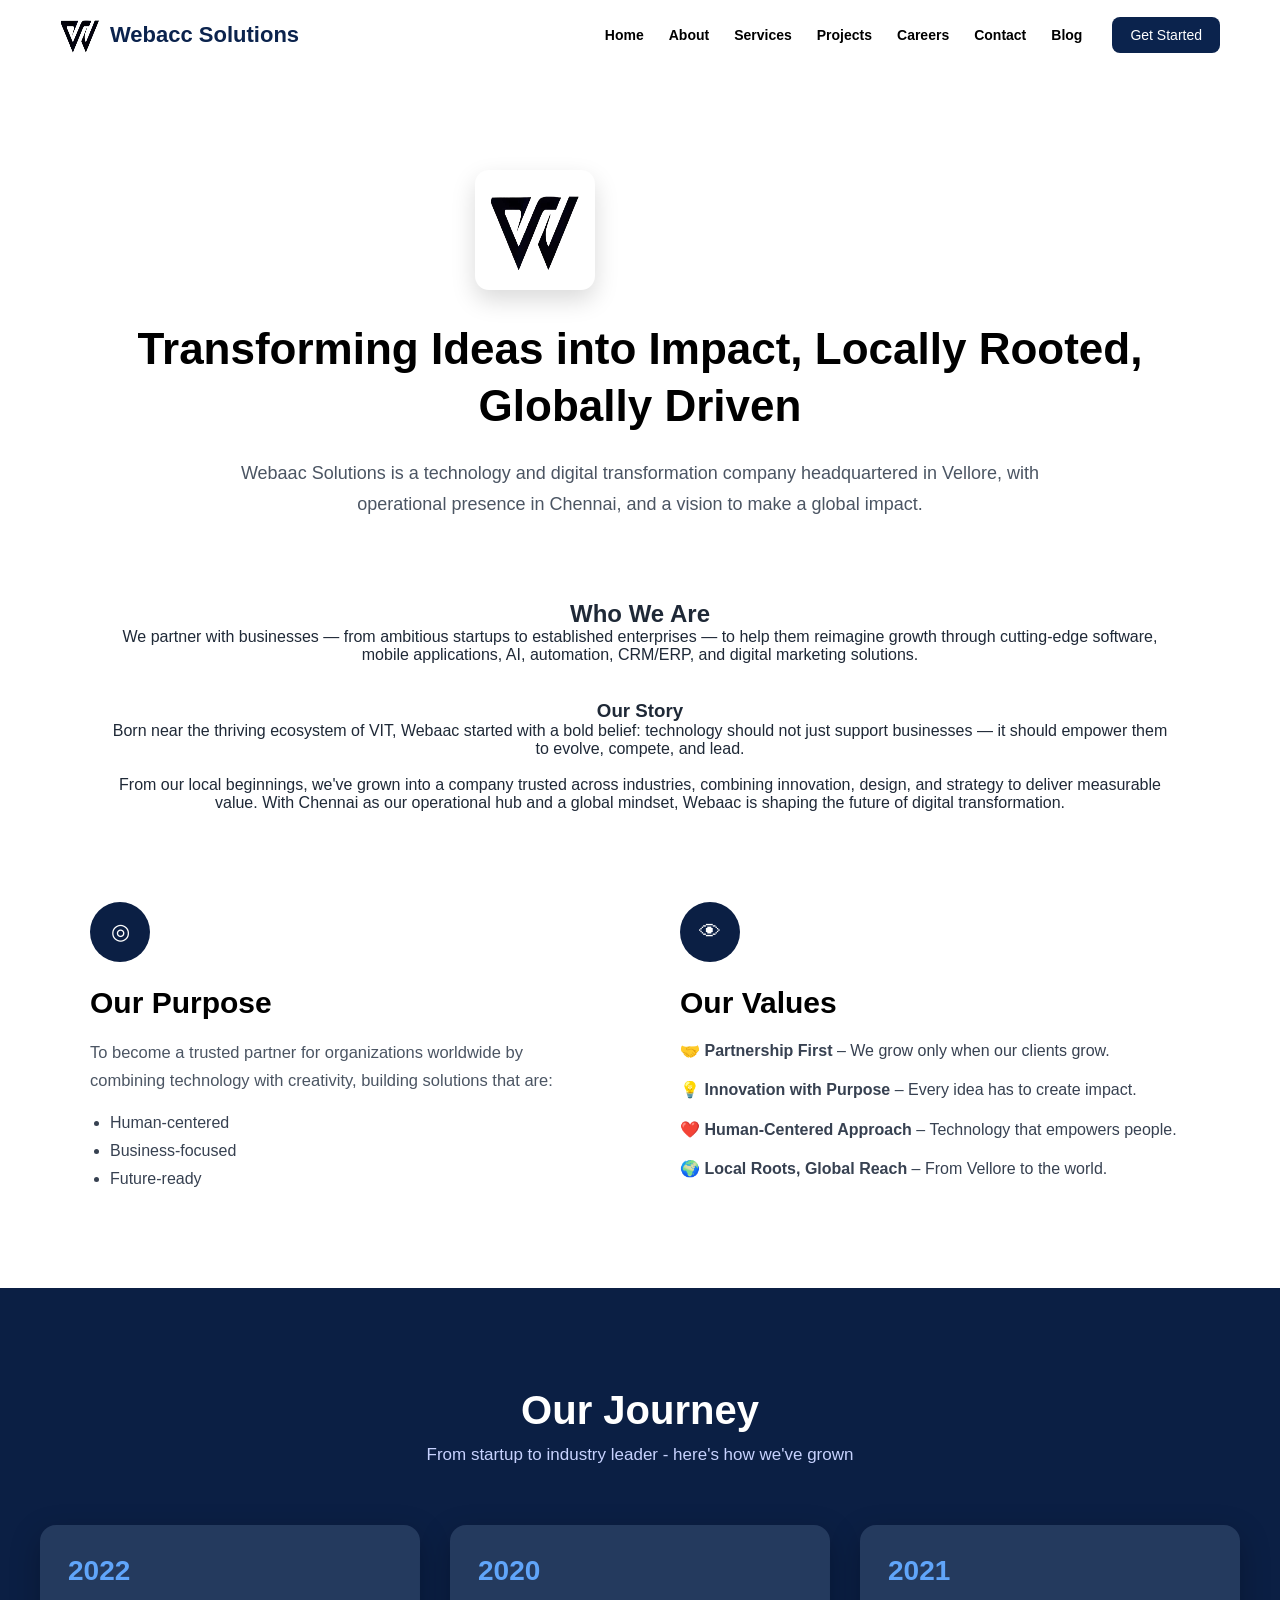
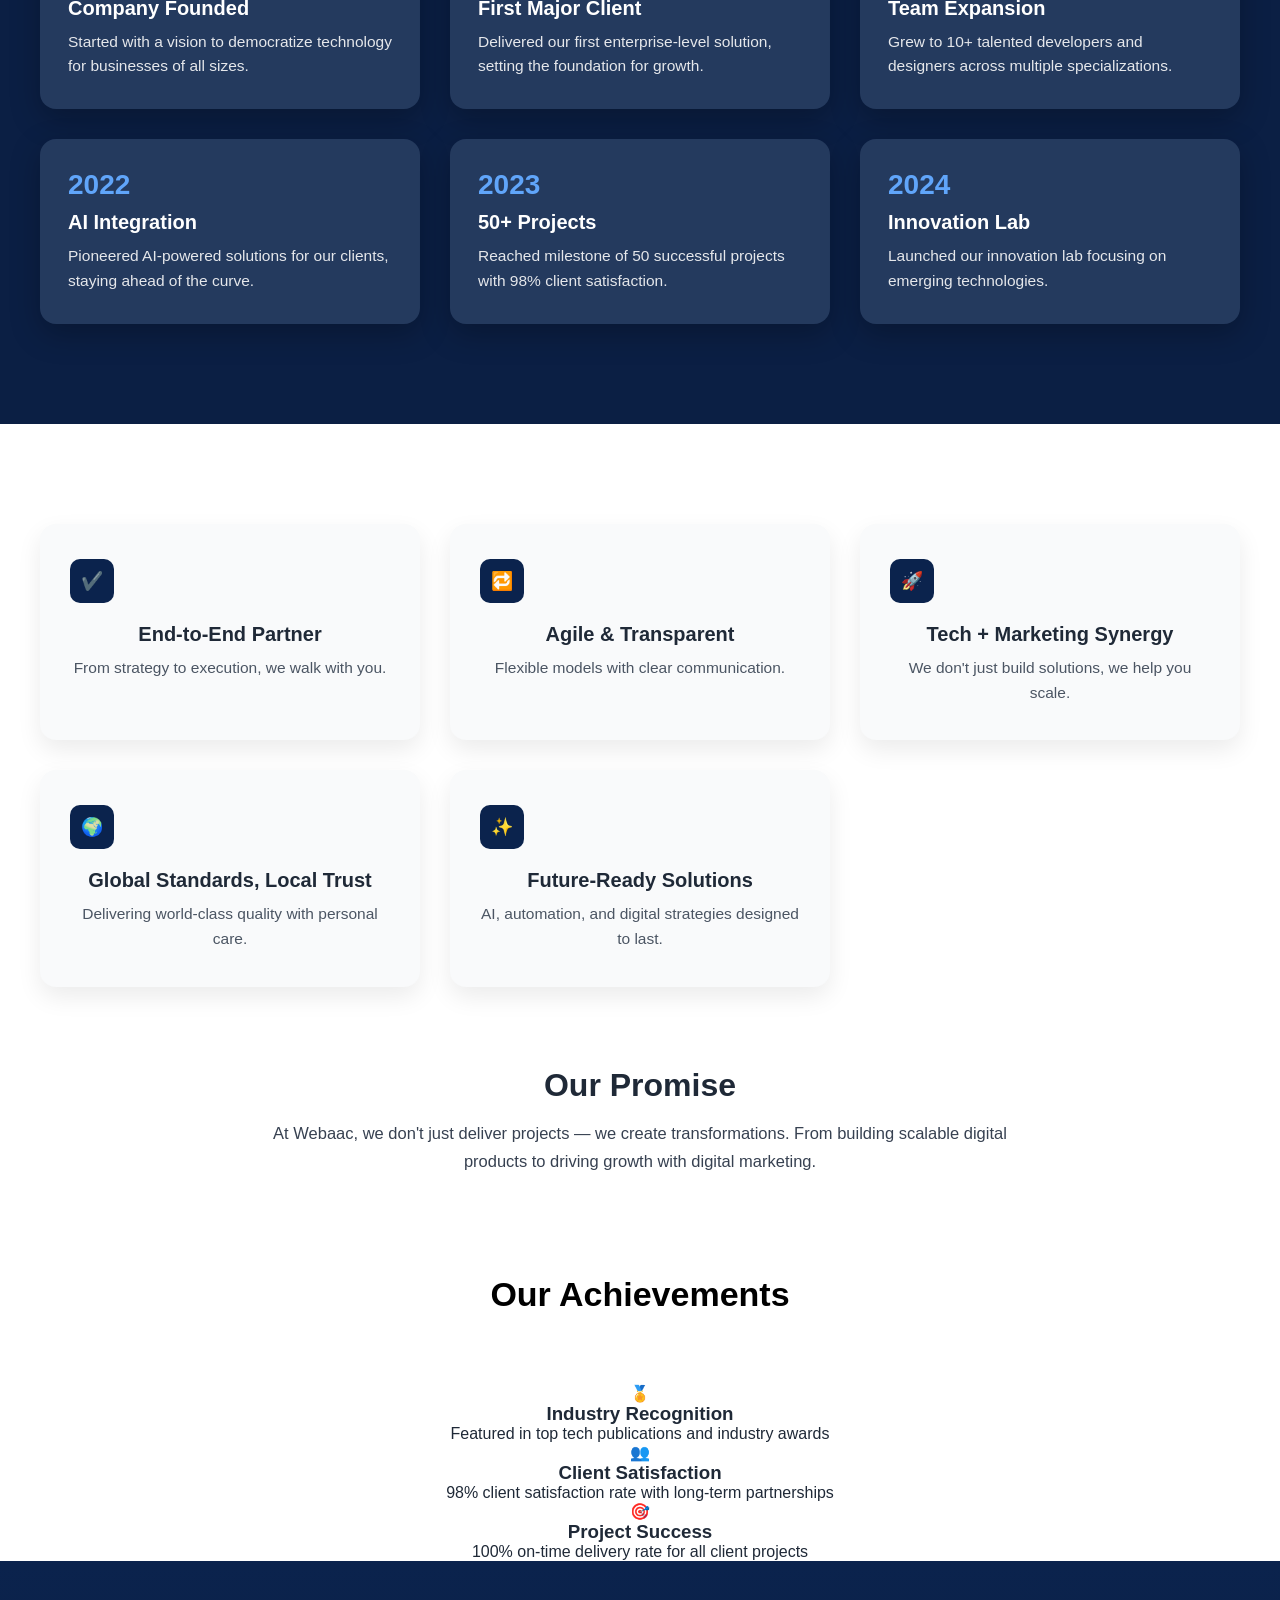
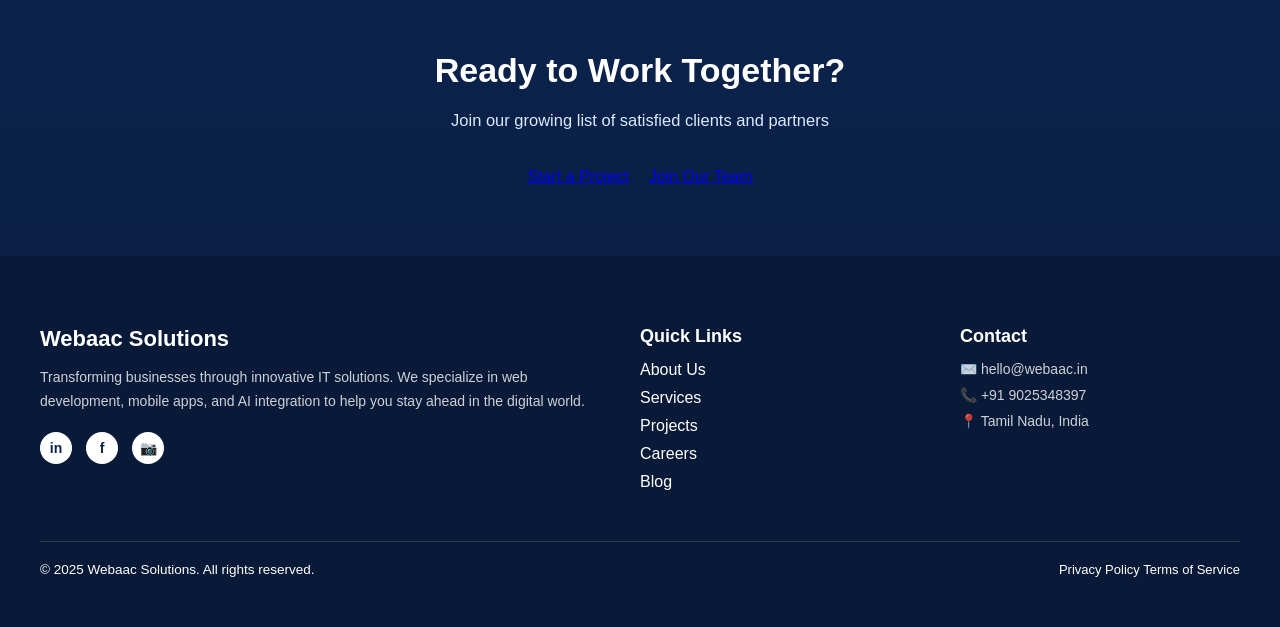
<file: about.html>
<!DOCTYPE html>
<html lang="en">

<head>
<meta charset="UTF-8">
<meta name="viewport" content="width=device-width, initial-scale=1.0">
<link rel="stylesheet" href="style.css">
<link rel="icon" href="Webacc img.png">
<title>Webacc Solutions</title>
</head>

<body>
<header class="header">
<nav class="navbar">

<div class="logo">
<img src="Webacc img.png" alt="logo">
<h1>Webacc Solutions</h1>
</div>

<input type="checkbox" id="menu-toggle">

<label for="menu-toggle" class="menu-icon">☰</label>

<div class="menu">

<div class="li">
<a class="active" href="index.html">Home</a>
<a href="about.html">About</a>
<a href="service.html">Services</a>
<a href="project.html">Projects</a>
<a href="career.html">Careers</a>
<a href="contact.html">Contact</a>
<a href="blog.html">Blog</a>
</div>

<div class="bt">
<button class="b1">Get Started</button>
</div>

</div>

</nav>
</header>
        <!-- ABOUT INTRO -->
<section class="about-hero">
  <div class="about-container">

    <div class="about-logo">
      <img src="Webacc img.png" alt="Webaac Logo">
    </div>

    <h1>
      Transforming Ideas into Impact, Locally Rooted,<br>
      Globally Driven
    </h1>

    <p class="about-desc">
      Webaac Solutions is a technology and digital transformation company
      headquartered in Vellore, with operational presence in Chennai, and a
      vision to make a global impact.
    </p>

  </div>
</section>
<section class="about-content">
  <div class="about-container">

    <h2>Who We Are</h2>
    <p>
      We partner with businesses — from ambitious startups to established
      enterprises — to help them reimagine growth through cutting-edge
      software, mobile applications, AI, automation, CRM/ERP, and
      digital marketing solutions.
    </p>
    <br>
    <br>

    <h3>Our Story</h3>
    <p>
      Born near the thriving ecosystem of VIT, Webaac started with a bold
      belief: technology should not just support businesses — it should
      empower them to evolve, compete, and lead.
    </p>
    <br>
    <p>
      From our local beginnings, we've grown into a company trusted across
      industries, combining innovation, design, and strategy to deliver
      measurable value. With Chennai as our operational hub and a global
      mindset, Webaac is shaping the future of digital transformation.
    </p>

  </div>
</section>

<section class="purpose-values">
  <div class="pv-container">

    <!-- OUR PURPOSE -->
    <div class="pv-box">
      <div class="pv-icon">◎</div>
      <h3>Our Purpose</h3>

      <p>
        To become a trusted partner for organizations worldwide by combining
        technology with creativity, building solutions that are:
      </p>

      <ul class="purpose-list">
        <li>Human-centered</li>
        <li>Business-focused</li>
        <li>Future-ready</li>
      </ul>
    </div>

    <!-- OUR VALUES -->
    <div class="pv-box">
      <div class="pv-icon">👁</div>
      <h3>Our Values</h3>

      <ul class="values-list">
        <li>🤝 <strong>Partnership First</strong> – We grow only when our clients grow.</li>
        <li>💡 <strong>Innovation with Purpose</strong> – Every idea has to create impact.</li>
        <li>❤️ <strong>Human-Centered Approach</strong> – Technology that empowers people.</li>
        <li>🌍 <strong>Local Roots, Global Reach</strong> – From Vellore to the world.</li>
      </ul>
    </div>

  </div>
</section>

<section class="journey">
  <div class="journey-container">

    <h2>Our Journey</h2>
    <p class="journey-subtitle">
      From startup to industry leader - here's how we've grown
    </p>

    <div class="journey-grid">

      <div class="journey-card">
        <span class="year">2022</span>
        <h3>Company Founded</h3>
        <p>
          Started with a vision to democratize technology for businesses of all sizes.
        </p>
      </div>

      <div class="journey-card">
        <span class="year">2020</span>
        <h3>First Major Client</h3>
        <p>
          Delivered our first enterprise-level solution, setting the foundation for growth.
        </p>
      </div>

      <div class="journey-card">
        <span class="year">2021</span>
        <h3>Team Expansion</h3>
        <p>
          Grew to 10+ talented developers and designers across multiple specializations.
        </p>
      </div>

      <div class="journey-card">
        <span class="year">2022</span>
        <h3>AI Integration</h3>
        <p>
          Pioneered AI-powered solutions for our clients, staying ahead of the curve.
        </p>
      </div>

      <div class="journey-card">
        <span class="year">2023</span>
        <h3>50+ Projects</h3>
        <p>
          Reached milestone of 50 successful projects with 98% client satisfaction.
        </p>
      </div>

      <div class="journey-card">
        <span class="year">2024</span>
        <h3>Innovation Lab</h3>
        <p>
          Launched our innovation lab focusing on emerging technologies.
        </p>
      </div>

    </div>
  </div>
</section>
<section class="promise">
  <div class="container">

    <div class="card-grid">

      <div class="promise-card">
        <div class="icon">✔️</div>
        <h3>End-to-End Partner</h3>
        <p>From strategy to execution, we walk with you.</p>
      </div>

      <div class="promise-card">
        <div class="icon">🔁</div>
        <h3>Agile & Transparent</h3>
        <p>Flexible models with clear communication.</p>
      </div>

      <div class="promise-card">
        <div class="icon">🚀</div>
        <h3>Tech + Marketing Synergy</h3>
        <p>We don't just build solutions, we help you scale.</p>
      </div>

      <div class="promise-card">
        <div class="icon">🌍</div>
        <h3>Global Standards, Local Trust</h3>
        <p>Delivering world-class quality with personal care.</p>
      </div>

      <div class="promise-card">
        <div class="icon">✨</div>
        <h3>Future-Ready Solutions</h3>
        <p>AI, automation, and digital strategies designed to last.</p>
      </div>

    </div>

    <div class="promise-text">
      <h2>Our Promise</h2>
      <p>
        At Webaac, we don't just deliver projects — we create transformations.
        From building scalable digital products to driving growth with digital marketing.
      </p>
    </div>

  </div>
</section>
<section class="achievements">
  <div class="container">

    <h2 class="section-title">Our Achievements</h2>

    <div class="achievements-grid">

      <div class="achievement-item">
        <div class="achievement-icon">🏅</div>
        <h3>Industry Recognition</h3>
        <p>Featured in top tech publications and industry awards</p>
      </div>

      <div class="achievement-item">
        <div class="achievement-icon">👥</div>
        <h3>Client Satisfaction</h3>
        <p>98% client satisfaction rate with long-term partnerships</p>
      </div>

      <div class="achievement-item">
        <div class="achievement-icon">🎯</div>
        <h3>Project Success</h3>
        <p>100% on-time delivery rate for all client projects</p>
      </div>

    </div>

  </div>
</section>

<section class="cta-footer">
  <div class="cta-box">
    <h2>Ready to Work Together?</h2>
    <p>Join our growing list of satisfied clients and partners</p>

    <div class="cta-buttons">
      <a href="#" class="btn primary">Start a Project</a>
      <a href="#" class="btn outline">Join Our Team</a>
    </div>
  </div>

  <footer class="footer">
    <div class="footer-container">

      <div class="footer-about">
        <h3>Webaac Solutions</h3>
        <p>
          Transforming businesses through innovative IT solutions.
          We specialize in web development, mobile apps, and AI integration
          to help you stay ahead in the digital world.
        </p>
        <div class="socials">
          <span>in</span>
          <span>f</span>
          <span>📷</span>
        </div>
      </div>

      <div class="footer-links">
        <h4>Quick Links</h4>
        <ul>
          <li>About Us</li>
          <li>Services</li>
          <li>Projects</li>
          <li>Careers</li>
          <li>Blog</li>
        </ul>
      </div>

      <div class="footer-contact">
        <h4>Contact</h4>
        <p>✉️ hello@webaac.in</p>
        <p>📞 +91 9025348397</p>
        <p>📍 Tamil Nadu, India</p>
      </div>

    </div>

    <div class="footer-bottom">
      <p>© 2025 Webaac Solutions. All rights reserved.</p>
      <div class="policy">
        <span>Privacy Policy</span>
        <span>Terms of Service</span>
      </div>
    </div>
  </footer>
</section>

</body>
</html>
</file>
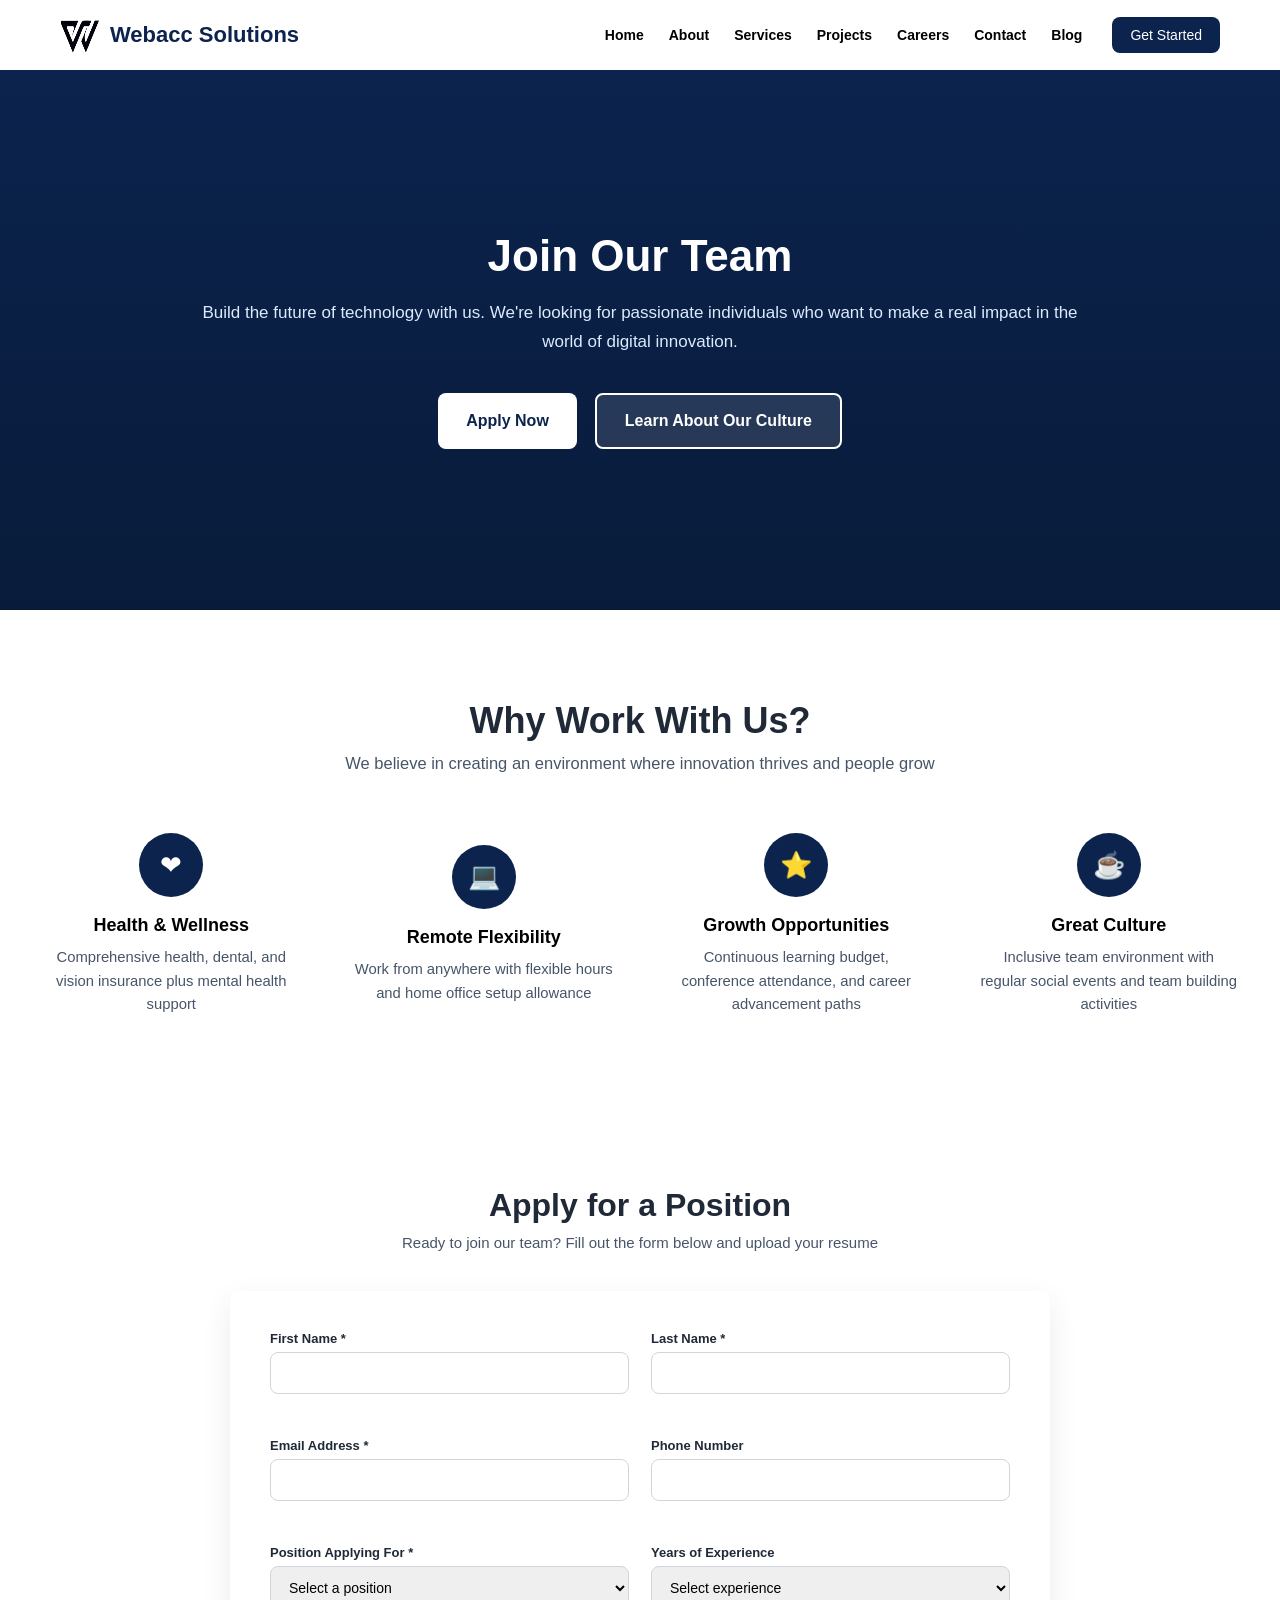
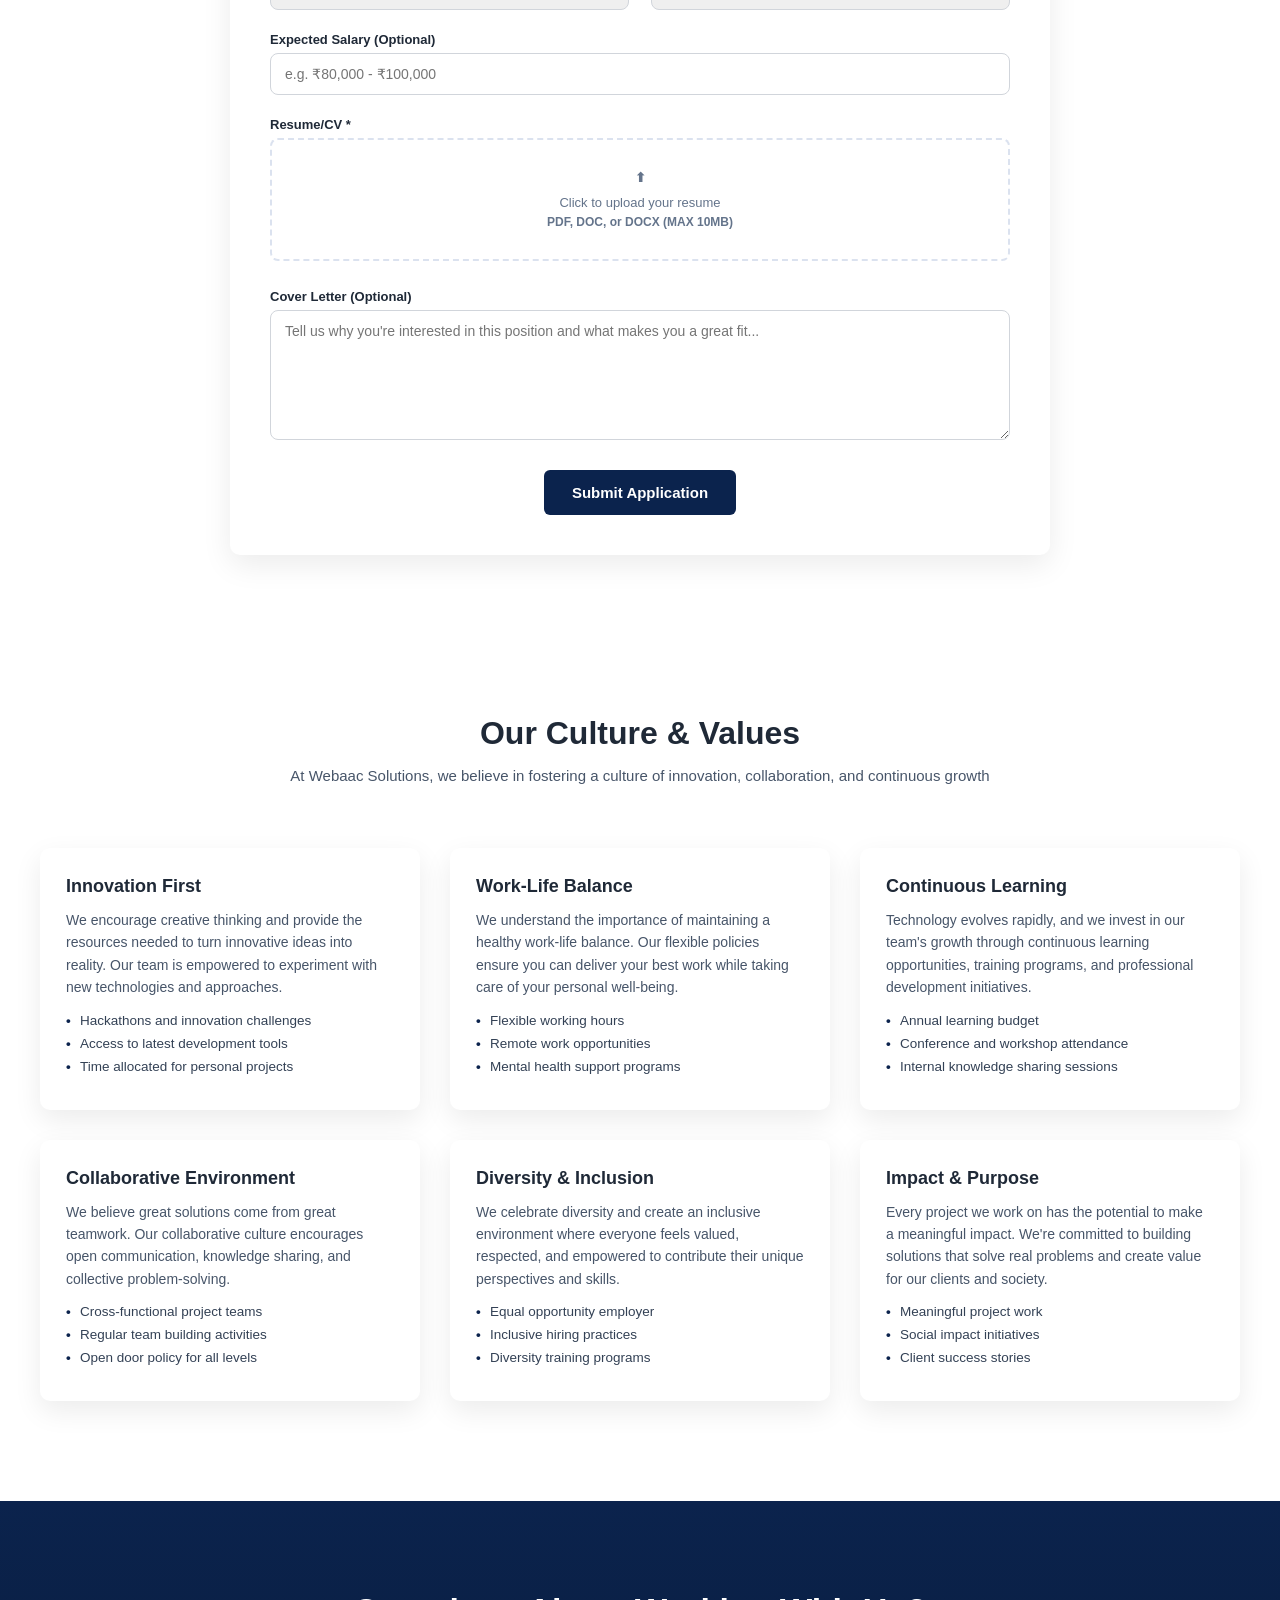
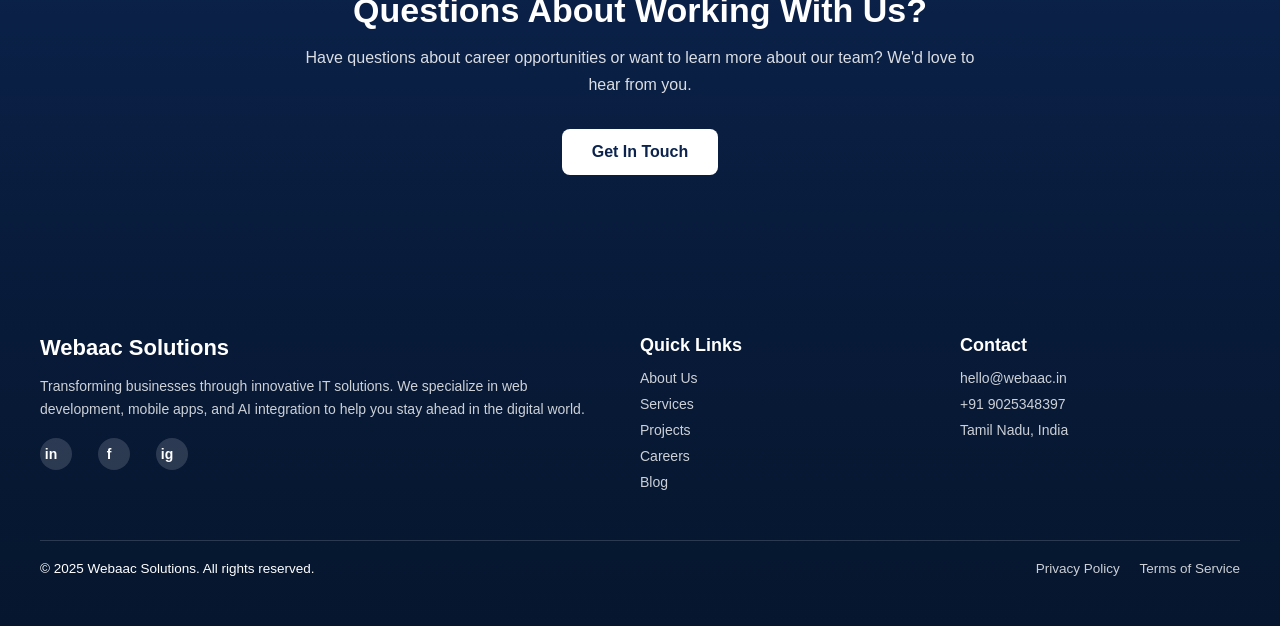
<file: career.html>
<!DOCTYPE html>
<html lang="en">

<head>
<meta charset="UTF-8">
<meta name="viewport" content="width=device-width, initial-scale=1.0">
<link rel="stylesheet" href="style.css">
<link rel="icon" href="Webacc img.png">
<title>Webacc Solutions</title>
</head>

<body>

<header class="header">
<nav class="navbar">

<div class="logo">
<img src="Webacc img.png" alt="logo">
<h1>Webacc Solutions</h1>
</div>

<input type="checkbox" id="menu-toggle">

<label for="menu-toggle" class="menu-icon">☰</label>

<div class="menu">

<div class="li">
<a class="active" href="index.html">Home</a>
<a href="about.html">About</a>
<a href="service.html">Services</a>
<a href="project.html">Projects</a>
<a href="career.html">Careers</a>
<a href="contact.html">Contact</a>
<a href="blog.html">Blog</a>
</div>

<div class="bt">
<button class="b1">Get Started</button>
</div>

</div>

</nav>
</header>

<!-- JOIN OUR TEAM -->
<section class="careers-hero">
  <div class="careers-hero-content">
    <h1>Join Our Team</h1>
    <p>
      Build the future of technology with us. We're looking for passionate
      individuals who want to make a real impact in the world of digital innovation.
    </p>

    <div class="hero-buttons">
      <a href="#" class="btn-primary">Apply Now</a>
      <a href="#" class="btn-outline">Learn About Our Culture</a>
    </div>
  </div>
</section>

<!-- WHY WORK WITH US -->
<section class="why-work">
  <div class="why-header">
    <h2>Why Work With Us?</h2>
    <p>
      We believe in creating an environment where innovation thrives and people grow
    </p>
  </div>

  <div class="why-grid">
    <div class="why-card">
      <div class="why-icon">❤</div>
      <h3>Health & Wellness</h3>
      <p>
        Comprehensive health, dental, and vision insurance plus mental health support
      </p>
    </div>

    <div class="why-card">
      <div class="why-icon">💻</div>
      <h3>Remote Flexibility</h3>
      <p>
        Work from anywhere with flexible hours and home office setup allowance
      </p>
    </div>

    <div class="why-card">
      <div class="why-icon">⭐</div>
      <h3>Growth Opportunities</h3>
      <p>
        Continuous learning budget, conference attendance, and career advancement paths
      </p>
    </div>

    <div class="why-card">
      <div class="why-icon">☕</div>
      <h3>Great Culture</h3>
      <p>
        Inclusive team environment with regular social events and team building activities
      </p>
    </div>
  </div>
</section>

<section class="apply-section">
  <div class="apply-header">
    <h1>Apply for a Position</h1>
    <p>Ready to join our team? Fill out the form below and upload your resume</p>
  </div>

  <form class="apply-form">

    <div class="form-grid">
      <div class="form-group">
        <label>First Name *</label>
        <input type="text" required>
      </div>

      <div class="form-group">
        <label>Last Name *</label>
        <input type="text" required>
      </div>

      <div class="form-group">
        <label>Email Address *</label>
        <input type="email" required>
      </div>

      <div class="form-group">
        <label>Phone Number</label>
        <input type="tel">
      </div>

      <div class="form-group">
        <label>Position Applying For *</label>
        <select required>
          <option>Select a position</option>
          <option>Frontend Developer</option>
          <option>Backend Developer</option>
          <option>Full Stack Developer</option>
          <option>UI/UX Designer</option>
        </select>
      </div>

      <div class="form-group">
        <label>Years of Experience</label>
        <select>
          <option>Select experience</option>
          <option>0–1 Years</option>
          <option>1–3 Years</option>
          <option>3–5 Years</option>
          <option>5+ Years</option>
        </select>
      </div>
    </div>

    <div class="form-group">
      <label>Expected Salary (Optional)</label>
      <input type="text" placeholder="e.g. ₹80,000 - ₹100,000">
    </div>

    <div class="form-group">
      <label>Resume/CV *</label>
      <label class="upload-box">
        <input type="file" hidden required>
        <div class="upload-content">
          ⬆
          <p>Click to upload your resume</p>
          <span>PDF, DOC, or DOCX (MAX 10MB)</span>
        </div>
      </label>
    </div>

    <div class="form-group">
      <label>Cover Letter (Optional)</label>
      <textarea placeholder="Tell us why you're interested in this position and what makes you a great fit..."></textarea>
    </div>

    <div class="form-submit">
      <button type="submit">Submit Application</button>
    </div>

  </form>
</section>

<section class="culture-section">
  <div class="culture-header">
    <h2>Our Culture & Values</h2>
    <p>
      At Webaac Solutions, we believe in fostering a culture of innovation,
      collaboration, and continuous growth
    </p>
  </div>

  <div class="culture-grid">

    <div class="culture-card">
      <h3>Innovation First</h3>
      <p>
        We encourage creative thinking and provide the resources needed to turn
        innovative ideas into reality. Our team is empowered to experiment with
        new technologies and approaches.
      </p>
      <ul>
        <li>Hackathons and innovation challenges</li>
        <li>Access to latest development tools</li>
        <li>Time allocated for personal projects</li>
      </ul>
    </div>

    <div class="culture-card">
      <h3>Work-Life Balance</h3>
      <p>
        We understand the importance of maintaining a healthy work-life balance.
        Our flexible policies ensure you can deliver your best work while taking
        care of your personal well-being.
      </p>
      <ul>
        <li>Flexible working hours</li>
        <li>Remote work opportunities</li>
        <li>Mental health support programs</li>
      </ul>
    </div>

    <div class="culture-card">
      <h3>Continuous Learning</h3>
      <p>
        Technology evolves rapidly, and we invest in our team's growth through
        continuous learning opportunities, training programs, and professional
        development initiatives.
      </p>
      <ul>
        <li>Annual learning budget</li>
        <li>Conference and workshop attendance</li>
        <li>Internal knowledge sharing sessions</li>
      </ul>
    </div>

    <div class="culture-card">
      <h3>Collaborative Environment</h3>
      <p>
        We believe great solutions come from great teamwork. Our collaborative
        culture encourages open communication, knowledge sharing, and collective
        problem-solving.
      </p>
      <ul>
        <li>Cross-functional project teams</li>
        <li>Regular team building activities</li>
        <li>Open door policy for all levels</li>
      </ul>
    </div>

    <div class="culture-card">
      <h3>Diversity & Inclusion</h3>
      <p>
        We celebrate diversity and create an inclusive environment where everyone
        feels valued, respected, and empowered to contribute their unique
        perspectives and skills.
      </p>
      <ul>
        <li>Equal opportunity employer</li>
        <li>Inclusive hiring practices</li>
        <li>Diversity training programs</li>
      </ul>
    </div>

    <div class="culture-card">
      <h3>Impact & Purpose</h3>
      <p>
        Every project we work on has the potential to make a meaningful impact.
        We're committed to building solutions that solve real problems and
        create value for our clients and society.
      </p>
      <ul>
        <li>Meaningful project work</li>
        <li>Social impact initiatives</li>
        <li>Client success stories</li>
      </ul>
    </div>

  </div>
</section>

<section class="careers-cta">
  <h2>Questions About Working With Us?</h2>
  <p>
    Have questions about career opportunities or want to learn more about our
    team? We'd love to hear from you.
  </p>
  <a href="#" class="cta-btn">Get In Touch</a>
</section>

<footer class="site-footer">
  <div class="footer-container">

    <div class="footer-about">
      <h3>Webaac Solutions</h3>
      <p>
        Transforming businesses through innovative IT solutions. We specialize
        in web development, mobile apps, and AI integration to help you stay
        ahead in the digital world.
      </p>

      <div class="social-icons">
        <a href="#">in</a>
        <a href="#">f</a>
        <a href="#">ig</a>
      </div>
    </div>

    <div class="footer-links">
      <h4>Quick Links</h4>
      <ul>
        <li><a href="#">About Us</a></li>
        <li><a href="#">Services</a></li>
        <li><a href="#">Projects</a></li>
        <li><a href="#">Careers</a></li>
        <li><a href="#">Blog</a></li>
      </ul>
    </div>

    <div class="footer-contact">
      <h4>Contact</h4>
      <p>hello@webaac.in</p>
      <p>+91 9025348397</p>
      <p>Tamil Nadu, India</p>
    </div>

  </div>

  <div class="footer-bottom">
    <p>© 2025 Webaac Solutions. All rights reserved.</p>
    <div class="footer-policy">
      <a href="#">Privacy Policy</a>
      <a href="#">Terms of Service</a>
    </div>
  </div>
</footer>

        </body>
        </html>
</file>
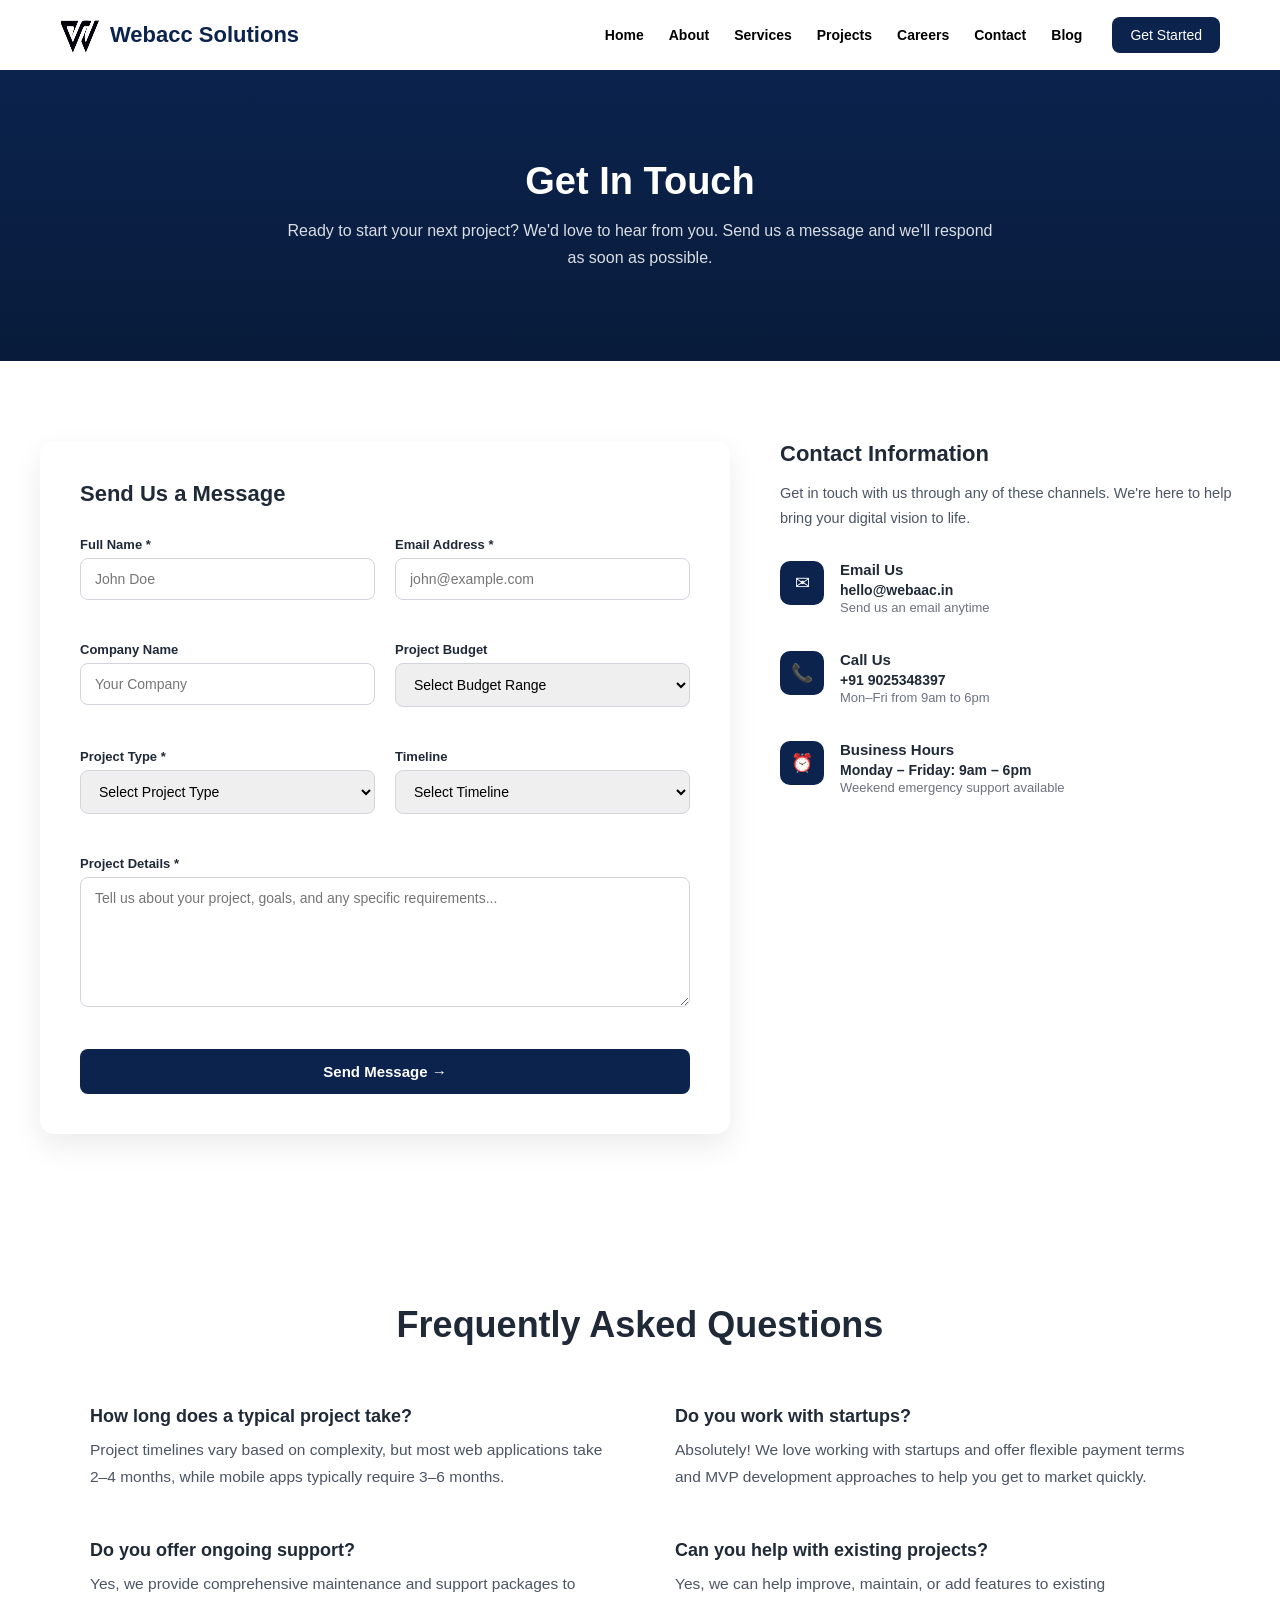
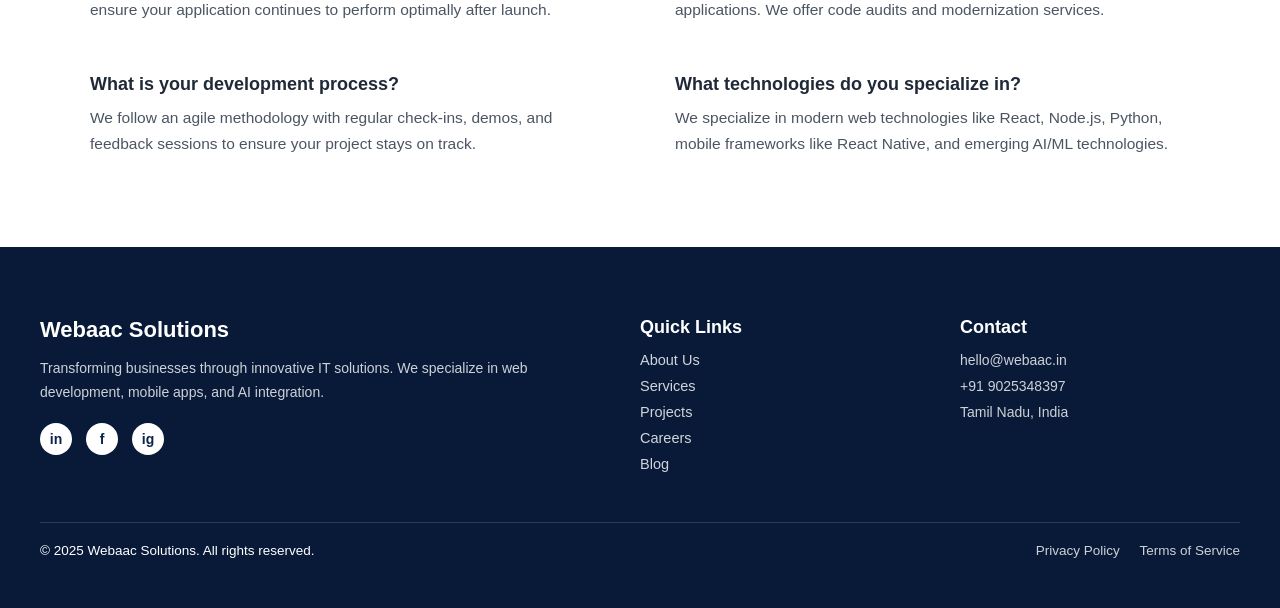
<file: contact.html>
<!DOCTYPE html>
<html lang="en">

<head>
<meta charset="UTF-8">
<meta name="viewport" content="width=device-width, initial-scale=1.0">
<link rel="stylesheet" href="style.css">
<link rel="icon" href="Webacc img.png">
<title>Webacc Solutions</title>
</head>

<body>

<header class="header">
<nav class="navbar">

<div class="logo">
<img src="Webacc img.png" alt="logo">
<h1>Webacc Solutions</h1>
</div>

<input type="checkbox" id="menu-toggle">

<label for="menu-toggle" class="menu-icon">☰</label>

<div class="menu">

<div class="li">
<a class="active" href="index.html">Home</a>
<a href="about.html">About</a>
<a href="service.html">Services</a>
<a href="project.html">Projects</a>
<a href="career.html">Careers</a>
<a href="contact.html">Contact</a>
<a href="blog.html">Blog</a>
</div>

<div class="bt">
<button class="b1">Get Started</button>
</div>

</div>

</nav>
</header>
    <!-- HERO -->
<section class="contact-hero">
  <h1>Get In Touch</h1>
  <p>
    Ready to start your next project? We'd love to hear from you.
    Send us a message and we'll respond as soon as possible.
  </p>
</section>

<!-- CONTACT SECTION -->
<section class="contact-section">
  <div class="contact-container">

    <!-- FORM -->
    <div class="contact-form">
      <h2>Send Us a Message</h2>

      <div class="form-row">
        <div class="form-group">
          <label>Full Name *</label>
          <input type="text" placeholder="John Doe">
        </div>

        <div class="form-group">
          <label>Email Address *</label>
          <input type="email" placeholder="john@example.com">
        </div>
      </div>

      <div class="form-row">
        <div class="form-group">
          <label>Company Name</label>
          <input type="text" placeholder="Your Company">
        </div>

        <div class="form-group">
          <label>Project Budget</label>
          <select>
            <option>Select Budget Range</option>
            <option>₹50,000 - ₹1,00,000</option>
            <option>₹1,00,000 - ₹5,00,000</option>
            <option>₹5,00,000+</option>
          </select>
        </div>
      </div>

      <div class="form-row">
        <div class="form-group">
          <label>Project Type *</label>
          <select>
            <option>Select Project Type</option>
            <option>Web Development</option>
            <option>Mobile App</option>
            <option>AI / ML</option>
          </select>
        </div>

        <div class="form-group">
          <label>Timeline</label>
          <select>
            <option>Select Timeline</option>
            <option>1 Month</option>
            <option>2–3 Months</option>
            <option>3+ Months</option>
          </select>
        </div>
      </div>

      <div class="form-group">
        <label>Project Details *</label>
        <textarea placeholder="Tell us about your project, goals, and any specific requirements..."></textarea>
      </div>

      <button class="submit-btn">
        Send Message →
      </button>
    </div>

    <!-- CONTACT INFO -->
    <div class="contact-info">
      <h2>Contact Information</h2>
      <p>
        Get in touch with us through any of these channels.
        We're here to help bring your digital vision to life.
      </p>

      <div class="info-item">
        <div class="icon">✉</div>
        <div>
          <h4>Email Us</h4>
          <span>hello@webaac.in</span>
          <small>Send us an email anytime</small>
        </div>
      </div>

      <div class="info-item">
        <div class="icon">📞</div>
        <div>
          <h4>Call Us</h4>
          <span>+91 9025348397</span>
          <small>Mon–Fri from 9am to 6pm</small>
        </div>
      </div>

      <div class="info-item">
        <div class="icon">⏰</div>
        <div>
          <h4>Business Hours</h4>
          <span>Monday – Friday: 9am – 6pm</span>
          <small>Weekend emergency support available</small>
        </div>
      </div>
    </div>

  </div>
</section>

<!-- FAQ SECTION -->
<section class="faq-section">
  <h2 class="faq-title">Frequently Asked Questions</h2>

  <div class="faq-container">

    <div class="faq-item">
      <h4>How long does a typical project take?</h4>
      <p>
        Project timelines vary based on complexity, but most web applications take
        2–4 months, while mobile apps typically require 3–6 months.
      </p>
    </div>

    <div class="faq-item">
      <h4>Do you work with startups?</h4>
      <p>
        Absolutely! We love working with startups and offer flexible payment terms
        and MVP development approaches to help you get to market quickly.
      </p>
    </div>

    <div class="faq-item">
      <h4>Do you offer ongoing support?</h4>
      <p>
        Yes, we provide comprehensive maintenance and support packages to ensure
        your application continues to perform optimally after launch.
      </p>
    </div>

    <div class="faq-item">
      <h4>Can you help with existing projects?</h4>
      <p>
        Yes, we can help improve, maintain, or add features to existing applications.
        We offer code audits and modernization services.
      </p>
    </div>

    <div class="faq-item">
      <h4>What is your development process?</h4>
      <p>
        We follow an agile methodology with regular check-ins, demos, and feedback
        sessions to ensure your project stays on track.
      </p>
    </div>

    <div class="faq-item">
      <h4>What technologies do you specialize in?</h4>
      <p>
        We specialize in modern web technologies like React, Node.js, Python,
        mobile frameworks like React Native, and emerging AI/ML technologies.
      </p>
    </div>

  </div>
</section>

<!-- FOOTER -->
<footer class="footer">
  <div class="footer-container">

    <div class="footer-about">
      <h3>Webaac Solutions</h3>
      <p>
        Transforming businesses through innovative IT solutions.
        We specialize in web development, mobile apps, and AI integration.
      </p>
      <div class="socials">
        <span>in</span>
        <span>f</span>
        <span>ig</span>
      </div>
    </div>

    <div class="footer-links">
      <h4>Quick Links</h4>
      <a href="#">About Us</a>
      <a href="#">Services</a>
      <a href="#">Projects</a>
      <a href="#">Careers</a>
      <a href="#">Blog</a>
    </div>

    <div class="footer-contact">
      <h4>Contact</h4>
      <p>hello@webaac.in</p>
      <p>+91 9025348397</p>
      <p>Tamil Nadu, India</p>
    </div>

  </div>

  <div class="footer-bottom">
    <p>© 2025 Webaac Solutions. All rights reserved.</p>
    <div class="footer-policy">
      <a href="#">Privacy Policy</a>
      <a href="#">Terms of Service</a>
    </div>
  </div>
</footer>

</body>
</html>
</file>
<file: style.css>
*{
margin:0;
padding:0;
box-sizing:border-box;
font-family:Arial, sans-serif;
}

/* Header */
.header{
width:100%;
background:#ffffff;
box-shadow:0 2px 8px rgba(0,0,0,0.05);
}

/* Navbar */
.navbar{
max-width:1200px;
margin:auto;
display:flex;
align-items:center;
justify-content:space-between;
padding:15px 20px;
position:relative;
}

/* Logo */
.logo{
display:flex;
align-items:center;
gap:10px;
}

.logo img{
width:40px;
height:40px;
}

.logo h1{
font-size:22px;
font-weight:bold;
color:#0b234d;
}

/* Menu container */
.menu{
display:flex;
align-items:center;
gap:30px;
}

/* Links */
.li{
display:flex;
gap:25px;
}

.li a{
text-decoration:none;
color:#333;
font-size:14px;
font-weight:600;
}

.li a:hover{
color:#0b234d;
}

/* Button */
.b1{
background:#0b234d;
color:white;
padding:8px 18px;
border-radius:8px;
border:none;
cursor:pointer;
font-size:14px;
}

/* Hide checkbox */
#menu-toggle{
display:none;
}

/* Hamburger */
.menu-icon{
display:none;
font-size:26px;
cursor:pointer;
}

.navbar{
display:flex;
justify-content:space-between;
align-items:center;
padding:15px 20px;
background:white;
position:relative;
}

.logo{
display:flex;
align-items:center;
gap:10px;
}

.logo img{
width:40px;
}

.logo h1{
font-size:22px;
}

.menu{
display:flex;
align-items:center;
gap:30px;
}

.li{
display:flex;
gap:25px;
}

.li a{
text-decoration:none;
color:black;
font-weight:600;
}

.b1{
background:#0b234d;
color:white;
padding:10px 18px;
border:none;
border-radius:8px;
cursor:pointer;
}

/* hide checkbox */
#menu-toggle{
display:none;
}

.menu-icon{
display:none;
font-size:26px;
cursor:pointer;
}
/* Hide checkbox */
#menu-toggle{
display:none;
}

/* Hamburger icon */
.menu-icon{
font-size:28px;
cursor:pointer;
display:none;
}

/* Mobile menu overlay */
@media (max-width:768px){

.menu-icon{
display:block;
}

/* Menu panel */
.menu{
position:fixed;
top:0;
left:0;
width:100%;
height:auto;
background:white;
padding:20px;
flex-direction:column;
display:none;
z-index:1000;
box-shadow:0 4px 10px rgba(0,0,0,0.1);
}


/* Show menu */
#menu-toggle:checked ~ .menu{
display:flex;
}

/* Links container */
.li{
flex-direction:column;
width:100%;
margin-top:15px;
}

/* Links */
.li a{
display:block;
padding:14px;
font-size:18px;
color:#333;
border-radius:6px;
text-decoration:none;
}

/* Active link background */
.li a.active{
background:#f0f0f0;
}

/* Divider */
.li::before{
content:"";
display:block;
height:1px;
background:#e5e5e5;
margin-bottom:15px;
}

/* Button container */
.bt{
width:100%;
margin-top:20px;
}

/* Button */
.b1{
width:100%;
padding:14px;
font-size:16px;
background:#0b234d;
color:white;
border:none;
border-radius:10px;
}

}

/* MOBILE */
@media (max-width:768px){

.menu-icon{
display:block;
}

.menu{
position:absolute;
top:70px;
left:0;
width:100%;
background:#f5f5f5;
flex-direction:column;
align-items:flex-start;
padding:25px;
display:none;
}

.li{
flex-direction:column;
width:100%;
gap:18px;
}

.li a{
font-size:18px;
padding:10px;
width:100%;
}

.bt{
width:100%;
margin-top:10px;
}

.b1{
width:100%;
padding:14px;
}

#menu-toggle:checked ~ .menu{
display:flex;
}

}

/* ===== Mobile ===== */

@media (max-width:768px){

.menu-icon{
display:block;
}

.menu{
position:absolute;
top:70px;
left:0;
width:100%;
background:white;
flex-direction:column;
align-items:center;
gap:20px;
padding:25px;
display:none;
}

.li{
flex-direction:column;
align-items:center;
gap:15px;
}

.bt{
margin-top:10px;
}

#menu-toggle:checked ~ .menu{
display:flex;
}

.logo h1{
font-size:18px;
}

}
/* HERO BACKGROUND */
.hero {
  min-height: 100vh;
  background: url("hero-bg.jpg") center / cover no-repeat;
  position: relative;

  display: flex;
  align-items: center;
  justify-content: center;
  padding: 20px;
}

/* DARK OVERLAY */
.hero-overlay {
  position: absolute;
  inset: 0;
  background: rgba(10, 20, 40, 0.65);
}

/* GLASS CARD */
.hero-card {
  position: relative;
  max-width: 1100px;
  width: 100%;

  padding: 70px 60px;
  border-radius: 26px;

  background: rgba(255, 255, 255, 0.12);
  backdrop-filter: blur(18px);

  text-align: center;
  color: #ffffff;

  box-shadow: 0 25px 60px rgba(0, 0, 0, 0.4);
}

/* HEADING */
.hero-card h1 {
  font-size: 48px;
  font-weight: 700;
  line-height: 1.25;
  margin-bottom: 24px;
}

/* TEXT */
.hero-card p {
  max-width: 850px;
  margin: 0 auto 40px;
  font-size: 17px;
  line-height: 1.7;
  color: #e5e7eb;
}

/* BUTTON GROUP */
.hero-buttons {
  display: flex;
  justify-content: center;
  gap: 24px;
  flex-wrap: wrap;
}

/* =========================
   GLOW BUTTON
========================= */
.btn-glow {
  position: relative;
  height: 56px;
  padding: 0 40px;

  display: inline-flex;
  align-items: center;
  justify-content: center;
  gap: 12px;

  background: #05060f;
  color: #ffffff;
  text-decoration: none;
  font-size: 16px;
  font-weight: 600;
  line-height: 1;

  border-radius: 50px;
  z-index: 1;
}

/* GLOW */
.btn-glow::before {
  content: "";
  position: absolute;
  inset: -3px;
  border-radius: 50px;

  background: linear-gradient(
    90deg,
    #ff3cac,
    #784ba0,
    #2b86c5
  );

  filter: blur(12px);
  z-index: -1;
}

/* ARROW */
.btn-glow span {
  font-size: 18px;
  transition: transform 0.3s ease;
}

.btn-glow:hover span {
  transform: translateX(5px);
}

/* =========================
   OUTLINE BUTTON
========================= */
.btn-outline {
  height: 56px;
  padding: 0 36px;

  display: inline-flex;
  align-items: center;
  justify-content: center;

  color: #ffffff;
  text-decoration: none;
  font-size: 16px;
  font-weight: 600;

  border: 2px solid rgba(255, 255, 255, 0.6);
  border-radius: 14px;
  background: rgba(255, 255, 255, 0.12);

  transition: all 0.3s ease;
}

.btn-outline:hover {
  background: #ffffff;
  color: #000000;
}

/* =========================
   RESPONSIVE
========================= */
@media (max-width: 900px) {
  .hero-card {
    padding: 50px 30px;
  }

  .hero-card h1 {
    font-size: 34px;
  }

  .hero-card p {
    font-size: 15px;
  }
}


/* =========================
   OUTLINE BUTTON (View Our Work)
========================= */
.outline-btn {
    height: 56px;
    padding: 0 36px;

    display: inline-flex;
    align-items: center;
    justify-content: center;

    font-size: 16px;
    font-weight: 600;
    line-height: 1;

    color: #ffffff;
    text-decoration: none;

    background: rgba(255, 255, 255, 0.12);
    border: 2px solid rgba(255, 255, 255, 0.6);
    border-radius: 14px;

    transition: all 0.3s ease;
}

.outline-btn:hover {
    background: #ffffff;
    color: #000000;
}

/* ===============================
   OUR EXPERTISE SECTION
================================ */
.expertise {
    background: #ffffff;
    padding: 90px 20px;
}

.expertise-wrapper {
    max-width: 1200px;
    margin: auto;
    text-align: center;
}

/* TITLE */
.expertise-title {
    font-size: 42px;
    font-weight: 700;
    margin-bottom: 16px;
    color: #000;
}

/* DESCRIPTION */
.expertise-desc {
    max-width: 900px;
    margin: 0 auto 60px;
    font-size: 18px;
    line-height: 1.7;
    color: #4b5563;
}

/* CARDS WRAPPER */
.expertise-cards {
    display: grid;
    grid-template-columns: repeat(2, 1fr);
    gap: 40px;
    margin-bottom: 60px;
}

/* CARD */
.expertise-card {
    background: #ffffff;
    padding: 40px 36px;
    border-radius: 16px;
    text-align: left;

    box-shadow: 0 12px 30px rgba(0, 0, 0, 0.08);
}

.expertise-card img {
    width: 40px;
    margin-bottom: 20px;
}

.expertise-card h3 {
    font-size: 22px;
    font-weight: 700;
    margin-bottom: 12px;
    color: #000;
}

.expertise-card p {
    font-size: 16px;
    line-height: 1.6;
    color: #4b5563;
}

/* BUTTON */
.expertise-btn {
    display: inline-flex;
    align-items: center;
    gap: 10px;

    background: #0b1f44;
    color: #ffffff;
    text-decoration: none;

    padding: 16px 32px;
    font-size: 16px;
    font-weight: 600;

    border-radius: 12px;
    transition: background 0.3s ease;
}

.expertise-btn:hover {
    background: #081734;
}

.expertise-btn span {
    font-size: 18px;
}

/* ===============================
   RESPONSIVE
================================ */
@media (max-width: 900px) {
    .expertise-title {
        font-size: 34px;
    }

    .expertise-desc {
        font-size: 16px;
    }

    .expertise-cards {
        grid-template-columns: 1fr;
    }

    .expertise-card {
        text-align: center;
    }
}
/* ===============================
   SERVICES SECTION
================================ */
.services {
    padding: 90px 20px;
    background: #ffffff;
}

.services-container {
    max-width: 1200px;
    margin: auto;
    text-align: center;
}

/* TITLE */
.services-title {
    font-size: 42px;
    font-weight: 700;
    margin-bottom: 20px;
    color: #000;
}

/* SUBTITLE */
.services-subtitle {
    max-width: 850px;
    margin: 0 auto 70px;
    font-size: 18px;
    line-height: 1.7;
    color: #4b5563;
}

/* GRID */
.services-grid {
    display: grid;
    grid-template-columns: repeat(4, 1fr);
    gap: 32px;
}

/* CARD */
.service-card {
    background: #ffffff;
    padding: 36px 30px;
    border-radius: 16px;
    text-align: left;

    box-shadow: 0 12px 30px rgba(0, 0, 0, 0.08);
    transition: transform 0.3s ease, box-shadow 0.3s ease;
}

.service-card:hover {
    transform: translateY(-6px);
    box-shadow: 0 20px 40px rgba(0, 0, 0, 0.12);
}

/* ICON */
.service-card .icon {
    font-size: 36px;
    margin-bottom: 18px;
}

/* CARD TITLE */
.service-card h3 {
    font-size: 20px;
    font-weight: 700;
    margin-bottom: 14px;
    color: #000;
}

/* CARD TEXT */
.service-card p {
    font-size: 15.5px;
    line-height: 1.6;
    color: #4b5563;
    margin-bottom: 18px;
}

/* LINK */
.service-card a {
    font-size: 15px;
    font-weight: 600;
    color: #1f3c88;
    text-decoration: none;
}

.service-card a:hover {
    text-decoration: underline;
}

/* ===============================
   RESPONSIVE
================================ */
@media (max-width: 1100px) {
    .services-grid {
        grid-template-columns: repeat(2, 1fr);
    }
}

@media (max-width: 600px) {
    .services-title {
        font-size: 32px;
    }

    .services-subtitle {
        font-size: 16px;
    }

    .services-grid {
        grid-template-columns: 1fr;
    }

    .service-card {
        text-align: center;
    }
}
/* =========================
   WHY CHOOSE SECTION
========================= */
.why-choose {
    padding: 90px 20px;
    background: #ffffff;
}

.why-container {
    max-width: 1200px;
    margin: auto;
    text-align: center;
}

/* TITLE */
.why-title {
    font-size: 42px;
    font-weight: 700;
    color: #000;
    margin-bottom: 18px;
}

/* SUBTITLE */
.why-subtitle {
    max-width: 900px;
    margin: 0 auto 70px;
    font-size: 18px;
    line-height: 1.7;
    color: #4b5563;
}

/* GRID */
.why-grid {
    display: grid;
    grid-template-columns: repeat(3, 1fr);
    gap: 60px;
}

/* CARD */
.why-card {
    max-width: 320px;
    margin: auto;
}

/* ICON */
.why-icon {
    width: 70px;
    height: 70px;
    margin: 0 auto 22px;

    background: #0b1f44;
    color: #ffffff;
    border-radius: 50%;

    display: flex;
    align-items: center;
    justify-content: center;

    font-size: 28px;
}

/* CARD TITLE */
.why-card h3 {
    font-size: 20px;
    font-weight: 700;
    margin-bottom: 12px;
    color: #000;
}

/* CARD TEXT */
.why-card p {
    font-size: 15.5px;
    line-height: 1.6;
    color: #4b5563;
}

/* =========================
   RESPONSIVE
========================= */
@media (max-width: 900px) {
    .why-grid {
        grid-template-columns: 1fr;
        gap: 40px;
    }

    .why-title {
        font-size: 32px;
    }

    .why-subtitle {
        font-size: 16px;
    }
}

/* ===============================
   WHY CHOOSE (STATS + FEATURES)
================================ */
.why-choose-stats {
    padding: 90px 20px;
    background: #ffffff;
}

.container {
    max-width: 1200px;
    margin: auto;
    text-align: center;
}

/* TITLE */
.section-title {
    font-size: 42px;
    font-weight: 700;
    margin-bottom: 70px;
    color: #000;
}

/* ===============================
   STATS
================================ */
.stats-grid {
    display: grid;
    grid-template-columns: repeat(4, 1fr);
    gap: 40px;
    margin-bottom: 90px;
}

.stat-box h3 {
    font-size: 48px;
    font-weight: 700;
    color: #0b1f44;
    margin-bottom: 10px;
}

.stat-box p {
    font-size: 16px;
    color: #4b5563;
}

/* ===============================
   FEATURES
================================ */
.features-grid {
    display: grid;
    grid-template-columns: repeat(3, 1fr);
    gap: 80px;
}

.feature-card {
    max-width: 320px;
    margin: auto;
}

.feature-card .icon {
    width: 70px;
    height: 70px;
    margin: 0 auto 20px;

    background: #0b1f44;
    color: #fff;
    border-radius: 50%;

    display: flex;
    align-items: center;
    justify-content: center;

    font-size: 28px;
}

.feature-card h4 {
    font-size: 20px;
    font-weight: 700;
    margin-bottom: 10px;
    color: #000;
}

.feature-card p {
    font-size: 15.5px;
    line-height: 1.6;
    color: #4b5563;
}

/* ===============================
   RESPONSIVE
================================ */
@media (max-width: 900px) {
    .stats-grid {
        grid-template-columns: repeat(2, 1fr);
        margin-bottom: 70px;
    }

    .features-grid {
        grid-template-columns: 1fr;
        gap: 50px;
    }

    .section-title {
        font-size: 32px;
    }
}

/* ===============================
   TESTIMONIALS SECTION
================================ */
.testimonials {
    padding: 90px 20px;
    background: #ffffff;
}

.testimonials-container {
    max-width: 1200px;
    margin: auto;
    text-align: center;
}

/* TITLE */
.testimonials-title {
    font-size: 42px;
    font-weight: 700;
    margin-bottom: 70px;
    color: #000;
}

/* GRID */
.testimonials-grid {
    display: grid;
    grid-template-columns: repeat(2, 1fr);
    gap: 40px;
}

/* CARD */
.testimonial-card {
    background: #ffffff;
    padding: 40px 36px;
    border-radius: 16px;
    text-align: left;

    box-shadow: 0 12px 30px rgba(0, 0, 0, 0.08);
}

/* STARS */
.stars {
    color: #facc15; /* gold */
    font-size: 20px;
    margin-bottom: 16px;
}

/* TEXT */
.testimonial-text {
    font-size: 16px;
    line-height: 1.7;
    color: #1f2937;
    margin-bottom: 26px;
    font-style: italic;
}

/* CLIENT NAME */
.client-name {
    font-size: 18px;
    font-weight: 700;
    margin-bottom: 4px;
    color: #000;
}

/* COMPANY */
.client-company {
    font-size: 15px;
    color: #4b5563;
}

/* ===============================
   RESPONSIVE
================================ */
@media (max-width: 900px) {
    .testimonials-grid {
        grid-template-columns: 1fr;
    }

    .testimonials-title {
        font-size: 32px;
    }
}

/* ===============================
   CTA SECTION
================================ */
.cta {
    background: #0b1f44;
    padding: 90px 20px;
    text-align: center;
    color: #ffffff;
}

.cta-container {
    max-width: 900px;
    margin: auto;
}

.cta h2 {
    font-size: 40px;
    font-weight: 700;
    margin-bottom: 20px;
}

.cta p {
    font-size: 18px;
    line-height: 1.7;
    margin-bottom: 40px;
    color: #d1d5db;
}

/* CTA BUTTONS */
.cta-buttons {
    display: flex;
    justify-content: center;
    gap: 20px;
    flex-wrap: wrap;
}

.btn-primary {
    background: #ffffff;
    color: #0b1f44;
    padding: 16px 34px;
    border-radius: 10px;
    font-weight: 600;
    text-decoration: none;
}

.btn-outline {
    border: 2px solid #ffffff;
    color: #ffffff;
    padding: 16px 34px;
    border-radius: 10px;
    font-weight: 600;
    text-decoration: none;
}

/* ===============================
   FOOTER
================================ */
.footer {
    background: #0a1a36;
    color: #d1d5db;
    padding: 70px 20px 0;
}

.footer-container {
    max-width: 1200px;
    margin: auto;

    display: grid;
    grid-template-columns: 2fr 1fr 1fr;
    gap: 60px;
}

/* ABOUT */
.footer-about h3 {
    color: #ffffff;
    font-size: 22px;
    margin-bottom: 16px;
}

.footer-about p {
    font-size: 15px;
    line-height: 1.7;
}

/* SOCIAL */
.social-icons {
    margin-top: 20px;
    display: flex;
    gap: 14px;
}

.social-icons a {
    color: #ffffff;
    text-decoration: none;
    font-weight: 600;
}

/* LINKS */
.footer-links h4,
.footer-contact h4 {
    color: #ffffff;
    margin-bottom: 16px;
}

.footer-links ul {
    list-style: none;
}

.footer-links li {
    margin-bottom: 10px;
}

.footer-links a {
    color: #d1d5db;
    text-decoration: none;
}

/* CONTACT */
.footer-contact p {
    margin-bottom: 10px;
}

/* ===============================
   FOOTER BOTTOM
================================ */
.footer-bottom {
    margin-top: 60px;
    padding: 20px 0;
    border-top: 1px solid rgba(255,255,255,0.1);

    display: flex;
    justify-content: space-between;
    align-items: center;
    flex-wrap: wrap;
}

.footer-bottom p {
    font-size: 14px;
}

.footer-policy a {
    color: #d1d5db;
    text-decoration: none;
    margin-left: 20px;
    font-size: 14px;
}

/* ===============================
   RESPONSIVE
================================ */
@media (max-width: 900px) {
    .footer-container {
        grid-template-columns: 1fr;
        text-align: center;
    }

    .footer-bottom {
        flex-direction: column;
        gap: 10px;
    }
}


/* COMMON CONTAINER */
.about-container {
  max-width: 1100px;
  margin: auto;
  padding: 0 20px;
  text-align: center;
}

/* ===============================
   ABOUT HERO
================================ */
.about-hero {
  padding: 100px 0 80px;
  background: #ffffff;
}
.about-logo{
    display: flex;
  justify-content: center;
  margin-bottom: 30px;
  padding-right: 210px;
}

.about-logo img {
     width: 120px;              /* adjust size if needed */
  height: 120px;

  background: #ffffff;
  padding: 14px;
  border-radius: 14px;

  box-shadow: 0 10px 25px rgba(0, 0, 0, 0.15);
  display: flex;
  justify-content: center;
  align-items: center;
}


.about-hero h1 {
  font-size: 44px;
  font-weight: 700;
  line-height: 1.3;
  margin-bottom: 24px;
  color: #000;
}

.about-desc {
  max-width: 850px;
  margin: auto;
  font-size: 18px;
  line-height: 1.7;
  color: #4b5563;
}
.about-text {
  padding: 70px 20px;   /* reduced big white space */
  background: #ffffff;
}

.about-wrap {
  max-width: 900px;
  margin: auto;
  text-align: center;
}

/* HEADINGS */
.about-wrap h2 {
  font-size: 38px;
  font-weight: 700;
  margin-bottom: 18px;
  color: #000;
}

.about-wrap h3 {
  font-size: 28px;
  font-weight: 700;
  margin: 48px 0 16px;   /* controlled spacing */
  color: #000;
}

/* PARAGRAPHS */
.about-wrap p {
  font-size: 16.5px;
  line-height: 1.75;
  color: #4b5563;
  margin-bottom: 20px;
}

/* MOBILE */
@media (max-width: 768px) {
  .about-wrap h2 {
    font-size: 26px;
  }

  .about-wrap h3 {
    font-size: 22px;
  }

  .about-wrap p {
    font-size: 15.5px;
  }
}
/* PURPOSE & VALUES */
.purpose-values {
  padding: 90px 20px;
  background: #ffffff;
}

.pv-container {
  max-width: 1100px;
  margin: auto;

  display: grid;
  grid-template-columns: 1fr 1fr;
  gap: 80px;
}

/* BOX */
.pv-box {
  text-align: left;
}

/* ICON CIRCLE */
.pv-icon {
  width: 60px;
  height: 60px;
  border-radius: 50%;
  background: #0b1f44;
  color: #ffffff;

  display: flex;
  align-items: center;
  justify-content: center;

  font-size: 22px;
  margin-bottom: 24px;
}

/* HEADINGS */
.pv-box h3 {
  font-size: 30px;
  font-weight: 700;
  margin-bottom: 18px;
  color: #000;
}

/* TEXT */
.pv-box p {
  font-size: 16.5px;
  line-height: 1.7;
  color: #4b5563;
  margin-bottom: 20px;
}

/* PURPOSE LIST */
.purpose-list {
  list-style: disc;
  padding-left: 20px;
}

.purpose-list li {
  font-size: 16px;
  margin-bottom: 10px;
  color: #374151;
}

/* VALUES LIST */
.values-list {
  list-style: none;
  padding-left: 0;
}

.values-list li {
  font-size: 16px;
  line-height: 1.6;
  margin-bottom: 14px;
  color: #374151;
}

/* RESPONSIVE */
@media (max-width: 900px) {
  .pv-container {
    grid-template-columns: 1fr;
    gap: 50px;
  }

  .pv-box {
    text-align: center;
  }

  .purpose-list {
    text-align: left;
    display: inline-block;
  }

  .values-list {
    text-align: left;
    display: inline-block;
  }
}

/* OUR JOURNEY SECTION */
.journey {
  background: #0b1f44;
  padding: 100px 20px;
  color: #ffffff;
}

.journey-container {
  max-width: 1200px;
  margin: auto;
  text-align: center;
}

/* TITLE */
.journey h2 {
  font-size: 40px;
  font-weight: 700;
  margin-bottom: 12px;
}

.journey-subtitle {
  font-size: 17px;
  color: #c7d2fe;
  margin-bottom: 60px;
}

/* GRID */
.journey-grid {
  display: grid;
  grid-template-columns: repeat(3, 1fr);
  gap: 30px;
}

/* CARD */
.journey-card {
  background: #243a5e;
  padding: 30px 28px;
  border-radius: 16px;
  text-align: left;

  box-shadow: 0 10px 30px rgba(0, 0, 0, 0.25);
}

/* YEAR */
.year {
  font-size: 28px;
  font-weight: 700;
  color: #60a5fa;
  display: block;
  margin-bottom: 10px;
}

/* CARD TITLE */
.journey-card h3 {
  font-size: 20px;
  font-weight: 600;
  margin-bottom: 10px;
}

/* CARD TEXT */
.journey-card p {
  font-size: 15.5px;
  line-height: 1.6;
  color: #e5e7eb;
}

/* RESPONSIVE */
@media (max-width: 1024px) {
  .journey-grid {
    grid-template-columns: repeat(2, 1fr);
  }
}

@media (max-width: 640px) {
  .journey h2 {
    font-size: 30px;
  }

  .journey-grid {
    grid-template-columns: 1fr;
  }
}

.promise {
  padding: 100px 20px;
  background: #ffffff;
}

.container {
  max-width: 1200px;
  margin: auto;
}

/* GRID */
.card-grid {
  display: grid;
  grid-template-columns: repeat(3, 1fr);
  gap: 30px;
  margin-bottom: 80px;
}

/* CARD */
.promise-card {
  background: #f9fafb;
  padding: 35px 30px;
  border-radius: 16px;
  box-shadow: 0 10px 25px rgba(0,0,0,0.08);
}

.icon {
  width: 48px;
  height: 48px;
  background: #0b1f44;
  color: #fff;
  border-radius: 50%;
  display: flex;
  align-items: center;
  justify-content: center;
  font-size: 18px;
  margin-bottom: 20px;
}

.promise-card h3 {
  font-size: 20px;
  margin-bottom: 10px;
  font-weight: 600;
}

.promise-card p {
  font-size: 15.5px;
  line-height: 1.6;
  color: #4b5563;
}

/* PROMISE TEXT */
.promise-text {
  text-align: center;
  max-width: 800px;
  margin: auto;
}

.promise-text h2 {
  font-size: 32px;
  margin-bottom: 15px;
}

.promise-text p {
  font-size: 16.5px;
  color: #374151;
  line-height: 1.7;
}

/* RESPONSIVE */
@media (max-width: 1024px) {
  .card-grid {
    grid-template-columns: repeat(2, 1fr);
  }
}

@media (max-width: 640px) {
  .card-grid {
    grid-template-columns: 1fr;
  }

  .promise-text h2 {
    font-size: 26px;
  }
}
* {
  margin: 0;
  padding: 0;
  box-sizing: border-box;
  font-family: "Segoe UI", Arial, sans-serif;
}

.services-hero {
  min-height: 55vh;
  background:
    radial-gradient(
      circle at center,
      #12356f 0%,
      #0b234d 60%,
      #081b3a 100%
    );
  display: flex;
  align-items: center;
  justify-content: center;
  text-align: center;
  padding: 40px 20px;
}

.services-hero-content {
  max-width: 780px;
}

.services-hero h1 {
  color: #ffffff;
  font-size: 44px;
  font-weight: 700;
  line-height: 1.3;
  margin-bottom: 18px;
}

.services-hero p {
  color: rgba(255, 255, 255, 0.85);
  font-size: 17px;
  line-height: 1.8;
  font-weight: 400;
}

/* MOBILE */
@media (max-width: 768px) {
  .services-hero {
    min-height: 50vh;
  }

  .services-hero h1 {
    font-size: 28px;
  }

  .services-hero p {
    font-size: 15px;
  }
}
/* SERVICES SECTION */
.services-section {
  padding: 80px 20px;
  background: #f8fafc;
}

/* GRID */
.services-grid {
  max-width: 1200px;
  margin: 0 auto;
  display: grid;
  grid-template-columns: repeat(2, 1fr);
  gap: 32px;
}

/* CARD */
.service-card {
  background: #ffffff;
  border-radius: 14px;
  padding: 32px;
  box-shadow: 0 10px 25px rgba(0, 0, 0, 0.06);

  display: flex;
  flex-direction: column;
}

/* ICON */
.service-icon {
  width: 56px;
  height: 56px;
  border-radius: 12px;
  background: #0b234d;
  display: flex;
  align-items: center;
  justify-content: center;
  margin-bottom: 20px;
}

.service-icon img {
  width: 26px;
  height: 26px;
}

/* TITLE */
.service-card h3 {
  font-size: 20px;
  font-weight: 700;
  color: #0b234d;
  margin-bottom: 12px;
}

/* DESCRIPTION */
.service-card p {
  font-size: 15px;
  line-height: 1.7;
  color: #475569;
  margin-bottom: 16px;
}

/* LABEL */
.service-card strong {
  font-size: 14px;
  color: #0f172a;
  margin-bottom: 10px;
  display: block;
}

/* LIST */
.service-card ul {
  padding-left: 18px;
  margin-bottom: 20px;
}

.service-card ul li {
  font-size: 14.5px;
  line-height: 1.6;
  color: #334155;
  margin-bottom: 8px;
}

/* TECH TAGS */
.tech-tags {
  display: flex;
  flex-wrap: wrap;
  gap: 8px;
  margin-bottom: 20px;
}

.tech-tags span {
  font-size: 13px;
  padding: 6px 12px;
  background: #f1f5f9;
  border-radius: 6px;
  color: #0f172a;
}

/* HIGHLIGHT TEXT */
.highlight {
  font-weight: 600;
  margin-bottom: 20px;
}

/* FOOTER LINK – STICKS TO BOTTOM */
.service-footer {
  margin-top: auto;
}

.service-footer a {
  font-size: 15px;
  font-weight: 600;
  color: #1d4ed8;
}

/* RESPONSIVE */
@media (max-width: 900px) {
  .services-grid {
    grid-template-columns: 1fr;
  }
}
/* SERVICES SECTION */
.services-section {
  padding: 80px 20px;
  background: #f8fafc;
}

/* GRID */
.services-grid {
  max-width: 1200px;
  margin: 0 auto;

  display: grid;
  grid-template-columns: repeat(2, 1fr);
  gap: 32px;
}

/* CARD */
.service-card {
  background: #ffffff;
  border-radius: 16px;
  padding: 36px;

  box-shadow: 0 10px 30px rgba(0,0,0,0.06);

  display: flex;
  flex-direction: column;
}

/* ICON */
.service-icon {
  width: 56px;
  height: 56px;
  background: #0b234d;
  border-radius: 12px;

  display: flex;
  align-items: center;
  justify-content: center;

  margin-bottom: 22px;
}

.service-icon img {
  width: 26px;
  height: 26px;
}

/* TITLE */
.service-card h3 {
  font-size: 20px;
  font-weight: 700;
  color: #0b234d;
  margin-bottom: 12px;
}

/* DESCRIPTION */
.service-card p {
  font-size: 15.5px;
  line-height: 1.7;
  color: #475569;
  margin-bottom: 18px;
}

/* LABEL */
.service-card strong {
  font-size: 14.5px;
  font-weight: 700;
  color: #0f172a;
  margin-bottom: 10px;
  display: block;
}

/* LIST */
.service-card ul {
  padding-left: 18px;
  margin-bottom: 20px;
}

.service-card ul li {
  font-size: 14.5px;
  line-height: 1.6;
  color: #334155;
  margin-bottom: 8px;
}

/* TECH TAGS */
.tech-tags {
  display: flex;
  flex-wrap: wrap;
  gap: 8px;
  margin-bottom: 24px;
}

.tech-tags span {
  font-size: 13px;
  padding: 6px 12px;
  background: #f1f5f9;
  border-radius: 6px;
  color: #0f172a;
}

/* FOOTER LINK (ALWAYS BOTTOM) */
.service-footer {
  margin-top: auto;
}

.service-footer a {
  font-size: 15px;
  font-weight: 600;
  color: #1d4ed8;
  text-decoration: none;
}

.service-footer a:hover {
  text-decoration: underline;
}

.service-card {
  display: flex;
  flex-direction: column;
  height: 100%;
}

.service-footer {
  margin-top: auto;
}

/* RESPONSIVE */
@media (max-width: 900px) {
  .services-grid {
    grid-template-columns: 1fr;
  }
}

.process {
  padding: 90px 20px;
  background: #ffffff;
  text-align: center;
}

.process h2 {
  font-size: 40px;
  font-weight: 700;
  margin-bottom: 10px;
}

.process .subtitle {
  font-size: 17px;
  color: #475569;
  margin-bottom: 70px;
}

/* WRAPPER */
.process-wrapper {
  max-width: 1200px;
  margin: auto;
}

/* ROW */
.process-row {
  display: flex;
  justify-content: center;
  align-items: stretch;
  gap: 28px;
  margin-bottom: 40px;
}

/* CARD */
.process-card {
  width: 320px;
  background: #ffffff;
  padding: 32px 28px;
  border-radius: 14px;
  text-align: left;

  box-shadow: 0 10px 25px rgba(0,0,0,0.08);
}

/* STEP NUMBER */
.step {
  display: block;
  font-size: 34px;
  font-weight: 800;
  color: #0b234d;
  margin-bottom: 10px;
}

/* TITLE */
.process-card h3 {
  font-size: 20px;
  font-weight: 700;
  margin-bottom: 10px;
}

/* TEXT */
.process-card p {
  font-size: 15.5px;
  line-height: 1.6;
  color: #475569;
}

/* ARROW */
.arrow {
  font-size: 28px;
  font-weight: 700;
  color: #0b234d;
  display: flex;
  align-items: center;
}

/* RESPONSIVE */
@media (max-width: 1024px) {
  .process-row {
    flex-wrap: wrap;
  }

  .arrow {
    display: none;
  }
}

@media (max-width: 768px) {
  .process-card {
    width: 100%;
    text-align: center;
  }

  .step {
    text-align: center;
  }
}

/* CTA SECTION */
.cta-section {
  background: linear-gradient(180deg, #0b234d, #081b3a);
  padding: 100px 20px;
  text-align: center;
  color: #ffffff;
}

.cta-section h2 {
  font-size: 42px;
  font-weight: 700;
  margin-bottom: 16px;
}

.cta-section p {
  font-size: 18px;
  color: #dbeafe;
  max-width: 720px;
  margin: 0 auto 40px;
  line-height: 1.7;
}

.cta-buttons {
  display: flex;
  justify-content: center;
  gap: 20px;
  flex-wrap: wrap;
}

.btn-primary {
  background: #ffffff;
  color: #0b234d;
  padding: 16px 34px;
  border-radius: 12px;
  font-size: 16px;
  font-weight: 600;
  text-decoration: none;
  display: inline-flex;
  align-items: center;
  gap: 10px;
}

.btn-outline {
  border: 2px solid #ffffff;
  color: #ffffff;
  padding: 16px 34px;
  border-radius: 12px;
  font-size: 16px;
  font-weight: 600;
  text-decoration: none;
}

/* FOOTER */
.footer {
  background: #081b3a;
  color: #d1d5db;
  padding: 80px 20px 0;
}

.footer-container {
  max-width: 1200px;
  margin: auto;
  display: grid;
  grid-template-columns: 2fr 1fr 1fr;
  gap: 60px;
}

/* ABOUT */
.footer-about h3 {
  color: #ffffff;
  font-size: 22px;
  margin-bottom: 16px;
}

.footer-about p {
  font-size: 15.5px;
  line-height: 1.7;
}

/* SOCIAL */
.social-icons {
  margin-top: 20px;
  display: flex;
  gap: 14px;
}

.social-icons a {
  color: #ffffff;
  text-decoration: none;
  font-weight: 600;
}

/* LINKS */
.footer-links h4,
.footer-contact h4 {
  color: #ffffff;
  margin-bottom: 16px;
}

.footer-links ul {
  list-style: none;
}

.footer-links li {
  margin-bottom: 12px;
}

.footer-links a {
  color: #d1d5db;
  text-decoration: none;
  font-size: 15px;
}

/* CONTACT */
.footer-contact p {
  font-size: 15px;
  margin-bottom: 12px;
}

/* BOTTOM */
.footer-bottom {
  margin-top: 60px;
  padding: 20px 0;
  border-top: 1px solid rgba(255,255,255,0.15);

  display: flex;
  justify-content: space-between;
  align-items: center;
  flex-wrap: wrap;
}

.footer-bottom p {
  font-size: 14px;
}

.footer-policy a {
  color: #d1d5db;
  margin-left: 20px;
  text-decoration: none;
  font-size: 14px;
}

/* RESPONSIVE */
@media (max-width: 900px) {
  .footer-container {
    grid-template-columns: 1fr;
    text-align: center;
  }

  .footer-bottom {
    flex-direction: column;
    gap: 12px;
  }

  .cta-section h2 {
    font-size: 32px;
  }
}

/* PROJECTS HERO */
.projects-hero {
  min-height: 45vh;
  background: radial-gradient(
    circle at top,
    #0b234d 0%,
    #081b3a 65%,
    #06162f 100%
  );

  display: flex;
  align-items: center;
  justify-content: center;
  text-align: center;

  padding: 60px 20px;
}

.projects-hero-content {
  max-width: 900px;
  margin: auto;
}

/* TITLE */
.projects-hero h1 {
  color: #ffffff;
  font-size: 48px;
  font-weight: 700;
  margin-bottom: 18px;
  letter-spacing: -0.5px;
}

/* SUBTEXT */
.projects-hero p {
  color: rgba(255, 255, 255, 0.85);
  font-size: 18px;
  line-height: 1.7;
}

/* RESPONSIVE */
@media (max-width: 768px) {
  .projects-hero {
    min-height: 40vh;
  }

  .projects-hero h1 {
    font-size: 32px;
  }

  .projects-hero p {
    font-size: 15.5px;
  }
}
/* PROJECTS SECTION */
.projects-section {
  padding: 80px 20px;
  background: #ffffff;
}

/* FILTERS */
.projects-filters {
  display: flex;
  justify-content: center;
  gap: 16px;
  margin-bottom: 50px;
  flex-wrap: wrap;
}

.filter-btn {
  padding: 10px 22px;
  border-radius: 30px;
  border: 1px solid #e5e7eb;
  background: #ffffff;
  font-size: 14.5px;
  font-weight: 600;
  cursor: pointer;
}

.filter-btn.active {
  background: #0b234d;
  color: #ffffff;
  border-color: #0b234d;
}

/* GRID */
.projects-grid {
  max-width: 1200px;
  margin: auto;
  display: grid;
  grid-template-columns: repeat(3, 1fr);
  gap: 30px;
}

/* CARD */
.project-card {
  background: #ffffff;
  border-radius: 16px;
  overflow: hidden;
  box-shadow: 0 10px 30px rgba(0,0,0,0.08);
}

/* IMAGE */
.project-image {
  position: relative;
}

.project-image img {
  width: 100%;
  height: 190px;
  object-fit: cover;
}

.project-actions {
  position: absolute;
  top: 12px;
  right: 12px;
  display: flex;
  gap: 8px;
}

.project-actions span {
  width: 32px;
  height: 32px;
  background: #ffffff;
  border-radius: 50%;
  display: flex;
  align-items: center;
  justify-content: center;
  font-size: 14px;
  box-shadow: 0 4px 10px rgba(0,0,0,0.15);
}

/* CONTENT */
.project-content {
  padding: 26px 24px 30px;
}

.project-content h3 {
  font-size: 18px;
  font-weight: 700;
  margin-bottom: 10px;
}

.project-content p {
  font-size: 14.5px;
  line-height: 1.6;
  color: #4b5563;
  margin-bottom: 14px;
}

.project-content strong {
  font-size: 14px;
  display: block;
  margin: 14px 0 6px;
}

.client {
  font-size: 14.5px;
  font-weight: 600;
  color: #0b234d;
}

/* TAGS */
.tech-tags {
  display: flex;
  flex-wrap: wrap;
  gap: 8px;
  margin-bottom: 12px;
}

.tech-tags span {
  font-size: 12.5px;
  padding: 5px 10px;
  background: #f1f5f9;
  border-radius: 6px;
}

/* RESULTS */
.project-content ul {
  padding-left: 18px;
}

.project-content ul li {
  font-size: 14px;
  margin-bottom: 6px;
  color: #374151;
}

/* RESPONSIVE */
@media (max-width: 1024px) {
  .projects-grid {
    grid-template-columns: repeat(2, 1fr);
  }
}

@media (max-width: 640px) {
  .projects-grid {
    grid-template-columns: 1fr;
  }
}

.projects-section {
  padding: 80px 20px;
  background: #ffffff;
}

.projects-grid {
  max-width: 1200px;
  margin: auto;
  display: grid;
  grid-template-columns: repeat(3, 1fr);
  gap: 32px;
}

/* CARD */
.project-card {
  background: #ffffff;
  border-radius: 16px;
  box-shadow: 0 12px 30px rgba(0,0,0,0.08);
  overflow: hidden;
  display: flex;
  flex-direction: column;
  height: 100%;
}

/* IMAGE */
.project-image {
  position: relative;
}

.project-image img {
  width: 100%;
  height: 200px;
  object-fit: cover;
  display: block;
}

/* ICONS */
.project-actions {
  position: absolute;
  top: 14px;
  right: 14px;
  display: flex;
  gap: 8px;
}

.project-actions span {
  width: 34px;
  height: 34px;
  background: #ffffff;
  border-radius: 50%;
  display: flex;
  align-items: center;
  justify-content: center;
  font-size: 14px;
  box-shadow: 0 4px 10px rgba(0,0,0,0.15);
  cursor: pointer;
}

/* CONTENT */
.project-content {
  padding: 26px 24px 30px;
  display: flex;
  flex-direction: column;
  flex-grow: 1;
}

.project-content h3 {
  font-size: 18px;
  font-weight: 700;
  margin-bottom: 10px;
}

.project-content p {
  font-size: 14.5px;
  line-height: 1.6;
  color: #4b5563;
  margin-bottom: 14px;
}

.project-content strong {
  font-size: 14px;
  font-weight: 600;
  margin: 12px 0 6px;
}

.client {
  font-size: 14.5px;
  font-weight: 600;
  color: #0b234d;
}

/* TAGS */
.tech-tags {
  display: flex;
  flex-wrap: wrap;
  gap: 8px;
  margin-bottom: 12px;
}

.tech-tags span {
  font-size: 12.5px;
  padding: 6px 12px;
  background: #f1f5f9;
  border-radius: 6px;
}

/* RESULTS */
.project-content ul {
  padding-left: 18px;
  margin-top: 6px;
}

.project-content ul li {
  font-size: 14px;
  line-height: 1.6;
  margin-bottom: 6px;
  color: #374151;
}

/* RESPONSIVE */
@media (max-width: 1024px) {
  .projects-grid {
    grid-template-columns: repeat(2, 1fr);
  }
}

@media (max-width: 640px) {
  .projects-grid {
    grid-template-columns: 1fr;
  }
}

/* METRICS */
.metrics-section {
  padding: 70px 20px;
  text-align: center;
  background: #ffffff;
}

.metrics-section h2 {
  font-size: 30px;
  font-weight: 700;
  margin-bottom: 40px;
}

.metrics-grid {
  max-width: 1100px;
  margin: auto;
  display: grid;
  grid-template-columns: repeat(4, 1fr);
  gap: 40px;
}

.metric h3 {
  font-size: 38px;
  font-weight: 700;
  color: #0b234d;
  margin-bottom: 6px;
}

.metric p {
  font-size: 15px;
  color: #475569;
}

/* CTA + FOOTER WRAPPER */
.cta-footer {
  background: linear-gradient(180deg, #0b234d, #081b3a);
  color: #ffffff;
}

/* CTA */
.cta-box {
  text-align: center;
  padding: 90px 20px 70px;
  max-width: 900px;
  margin: auto;
}

.cta-box h2 {
  font-size: 34px;
  font-weight: 700;
  margin-bottom: 16px;
}

.cta-box p {
  font-size: 16.5px;
  line-height: 1.7;
  color: #dbeafe;
  margin-bottom: 34px;
}

.cta-btn {
  background: #ffffff;
  color: #0b234d;
  padding: 14px 30px;
  border-radius: 8px;
  font-weight: 600;
  text-decoration: none;
}

/* FOOTER */
.footer {
  padding: 70px 20px 0;
}

.footer-grid {
  max-width: 1200px;
  margin: auto;
  display: grid;
  grid-template-columns: 2fr 1fr 1fr;
  gap: 60px;
}

.footer-about h3 {
  font-size: 20px;
  margin-bottom: 14px;
}

.footer-about p {
  font-size: 14.5px;
  line-height: 1.7;
  color: #cbd5f5;
}

.socials {
  margin-top: 18px;
  display: flex;
  gap: 14px;
}

.socials span {
  width: 32px;
  height: 32px;
  border: 1px solid rgba(255,255,255,0.3);
  border-radius: 50%;
  display: flex;
  align-items: center;
  justify-content: center;
}

.footer-links h4,
.footer-contact h4 {
  margin-bottom: 14px;
  font-size: 16px;
}

.footer-links a {
  display: block;
  margin-bottom: 10px;
  font-size: 14.5px;
  color: #cbd5f5;
  text-decoration: none;
}

.footer-contact p {
  font-size: 14.5px;
  margin-bottom: 10px;
  color: #cbd5f5;
}

/* FOOTER BOTTOM */
.footer-bottom {
  margin-top: 50px;
  padding: 20px 0;
  border-top: 1px solid rgba(255,255,255,0.15);
  display: flex;
  justify-content: space-between;
  flex-wrap: wrap;
  max-width: 1200px;
  margin-left: auto;
  margin-right: auto;
}

.footer-bottom p {
  font-size: 13.5px;
}

.footer-bottom a {
  margin-left: 18px;
  font-size: 13.5px;
  color: #cbd5f5;
  text-decoration: none;
}

/* RESPONSIVE */
@media (max-width: 900px) {
  .metrics-grid {
    grid-template-columns: repeat(2, 1fr);
  }

  .footer-grid {
    grid-template-columns: 1fr;
    text-align: center;
  }

  .footer-bottom {
    flex-direction: column;
    gap: 10px;
    text-align: center;
  }
}

@media (max-width: 480px) {
  .metrics-grid {
    grid-template-columns: 1fr;
  }
}

/*....... career.html*/

* {
  margin: 0;
  padding: 0;
  box-sizing: border-box;
  font-family: "Segoe UI", Arial, sans-serif;
}

/* =========================
   CAREERS HERO
========================= */
.careers-hero {
  min-height: 60vh;
  background: linear-gradient(180deg, #0b234d, #081b3a);
  display: flex;
  align-items: center;
  justify-content: center;
  padding: 40px 20px;
  text-align: center;
}

.careers-hero-content {
  max-width: 900px;
  color: #ffffff;
}

.careers-hero h1 {
  font-size: 44px;
  font-weight: 700;
  margin-bottom: 18px;
}

.careers-hero p {
  font-size: 17px;
  line-height: 1.7;
  color: #dbeafe;
  margin-bottom: 36px;
}

/* BUTTONS */
.hero-buttons {
  display: flex;
  justify-content: center;
  gap: 18px;
  flex-wrap: wrap;
}

.btn-primary {
  background: #ffffff;
  color: #0b234d;
  padding: 14px 28px;
  border-radius: 8px;
  font-weight: 600;
  text-decoration: none;
}

.btn-outline {
  border: 2px solid #ffffff;
  color: #ffffff;
  padding: 14px 28px;
  border-radius: 8px;
  font-weight: 600;
  text-decoration: none;
}

/* =========================
   WHY WORK WITH US
========================= */
.why-work {
  padding: 90px 20px;
  background: #ffffff;
  text-align: center;
}

.why-header h2 {
  font-size: 36px;
  font-weight: 700;
  margin-bottom: 12px;
}

.why-header p {
  font-size: 16.5px;
  color: #475569;
  margin-bottom: 60px;
}

/* GRID */
.why-grid {
  max-width: 1200px;
  margin: auto;
  display: grid;
  grid-template-columns: repeat(4, 1fr);
  gap: 50px;
}

/* CARD */
.why-card {
  max-width: 260px;
  margin: auto;
}

.why-icon {
  width: 64px;
  height: 64px;
  margin: 0 auto 18px;
  background: #0b234d;
  color: #ffffff;
  border-radius: 50%;
  display: flex;
  align-items: center;
  justify-content: center;
  font-size: 26px;
}

.why-card h3 {
  font-size: 18px;
  font-weight: 700;
  margin-bottom: 10px;
}

.why-card p {
  font-size: 14.8px;
  line-height: 1.6;
  color: #475569;
}

/* =========================
   RESPONSIVE
========================= */
@media (max-width: 1024px) {
  .why-grid {
    grid-template-columns: repeat(2, 1fr);
    gap: 40px;
  }
}

@media (max-width: 600px) {
  .careers-hero h1 {
    font-size: 32px;
  }

  .careers-hero p {
    font-size: 15px;
  }

  .why-grid {
    grid-template-columns: 1fr;
  }
}

* {
  margin: 0;
  padding: 0;
  box-sizing: border-box;
  font-family: "Segoe UI", Arial, sans-serif;
}

body {
  background: #ffffff;
}

/* SECTION */
.apply-section {
  padding: 80px 20px;
}

/* HEADER */
.apply-header {
  text-align: center;
  margin-bottom: 40px;
}

.apply-header h1 {
  font-size: 32px;
  font-weight: 700;
  margin-bottom: 10px;
}

.apply-header p {
  font-size: 15px;
  color: #475569;
}

/* FORM */
.apply-form {
  max-width: 820px;
  margin: auto;
  background: #ffffff;
  padding: 40px;
  border-radius: 10px;
  box-shadow: 0 10px 30px rgba(0,0,0,0.08);
}

/* GRID */
.form-grid {
  display: grid;
  grid-template-columns: repeat(2, 1fr);
  gap: 22px;
}

/* FORM GROUP */
.form-group {
  display: flex;
  flex-direction: column;
  margin-bottom: 22px;
}

.form-group label {
  font-size: 13px;
  font-weight: 600;
  margin-bottom: 6px;
}

/* INPUTS */
input, select, textarea {
  padding: 12px 14px;
  border-radius: 6px;
  border: 1px solid #dbe2ef;
  font-size: 14px;
}

input:focus, select:focus, textarea:focus {
  outline: none;
  border-color: #0b234d;
}

/* TEXTAREA */
textarea {
  resize: none;
  height: 120px;
}

/* UPLOAD */
.upload-box {
  border: 2px dashed #dbe2ef;
  border-radius: 8px;
  padding: 30px;
  cursor: pointer;
  text-align: center;
}

.upload-content {
  color: #64748b;
}

.upload-content p {
  margin: 10px 0 4px;
  font-weight: 500;
}

.upload-content span {
  font-size: 12px;
}

/* SUBMIT */
.form-submit {
  text-align: center;
  margin-top: 30px;
}

.form-submit button {
  background: #0b234d;
  color: #ffffff;
  border: none;
  padding: 14px 28px;
  border-radius: 6px;
  font-size: 15px;
  font-weight: 600;
  cursor: pointer;
}

.form-submit button:hover {
  background: #081b3a;
}

/* RESPONSIVE */
@media (max-width: 768px) {
  .form-grid {
    grid-template-columns: 1fr;
  }

  .apply-form {
    padding: 25px;
  }
}

* {
  margin: 0;
  padding: 0;
  box-sizing: border-box;
  font-family: "Segoe UI", Arial, sans-serif;
}

body {
  background: #ffffff;
  color: #0f172a;
}

/* SECTION */
.culture-section {
  padding: 80px 20px 100px;
}

/* HEADER */
.culture-header {
  text-align: center;
  max-width: 820px;
  margin: 0 auto 60px;
}

.culture-header h2 {
  font-size: 32px;
  font-weight: 700;
  margin-bottom: 12px;
}

.culture-header p {
  font-size: 15px;
  color: #475569;
  line-height: 1.6;
}

/* GRID */
.culture-grid {
  max-width: 1200px;
  margin: auto;
  display: grid;
  grid-template-columns: repeat(3, 1fr);
  gap: 30px;
}

/* CARD */
.culture-card {
  background: #ffffff;
  border-radius: 10px;
  padding: 28px 26px;
  box-shadow: 0 10px 28px rgba(0,0,0,0.08);
  transition: transform 0.2s ease;
}

.culture-card:hover {
  transform: translateY(-4px);
}

.culture-card h3 {
  font-size: 18px;
  font-weight: 700;
  margin-bottom: 12px;
}

.culture-card p {
  font-size: 14px;
  color: #475569;
  line-height: 1.6;
  margin-bottom: 14px;
}

/* LIST */
.culture-card ul {
  list-style: none;
}

.culture-card li {
  font-size: 13.5px;
  color: #334155;
  margin-bottom: 8px;
  padding-left: 14px;
  position: relative;
}

.culture-card li::before {
  content: "•";
  position: absolute;
  left: 0;
  color: #0b234d;
  font-weight: bold;
}

/* RESPONSIVE */
@media (max-width: 1024px) {
  .culture-grid {
    grid-template-columns: repeat(2, 1fr);
  }
}

@media (max-width: 640px) {
  .culture-grid {
    grid-template-columns: 1fr;
  }

  .culture-header h2 {
    font-size: 26px;
  }
}

* {
  margin: 0;
  padding: 0;
  box-sizing: border-box;
  font-family: "Segoe UI", Arial, sans-serif;
}

/* CTA SECTION */
.careers-cta {
  background: linear-gradient(180deg, #0b234d, #081b3a);
  color: #ffffff;
  text-align: center;
  padding: 90px 20px;
}

.careers-cta h2 {
  font-size: 34px;
  font-weight: 700;
  margin-bottom: 14px;
}

.careers-cta p {
  font-size: 16px;
  color: rgba(255,255,255,0.85);
  max-width: 700px;
  margin: 0 auto 30px;
  line-height: 1.7;
}

.cta-btn {
  display: inline-block;
  background: #ffffff;
  color: #0b234d;
  padding: 14px 30px;
  border-radius: 8px;
  font-weight: 600;
  text-decoration: none;
  transition: all 0.3s ease;
}

.cta-btn:hover {
  background: #e5e7eb;
}

/* FOOTER */
.site-footer {
  background: linear-gradient(180deg, #081b3a, #06162e);
  color: #ffffff;
  padding: 70px 20px 30px;
}

.footer-container {
  max-width: 1200px;
  margin: auto;
  display: grid;
  grid-template-columns: 2fr 1fr 1fr;
  gap: 60px;
}

/* ABOUT */
.footer-about h3 {
  font-size: 20px;
  margin-bottom: 12px;
}

.footer-about p {
  font-size: 14px;
  color: rgba(255,255,255,0.8);
  line-height: 1.7;
  margin-bottom: 16px;
}

.social-icons a {
  display: inline-block;
  margin-right: 10px;
  width: 32px;
  height: 32px;
  border-radius: 50%;
  background: rgba(255,255,255,0.15);
  color: #fff;
  text-align: center;
  line-height: 32px;
  font-size: 14px;
  text-decoration: none;
}

/* LINKS */
.footer-links h4,
.footer-contact h4 {
  font-size: 16px;
  margin-bottom: 14px;
}

.footer-links ul {
  list-style: none;
}

.footer-links li {
  margin-bottom: 10px;
}

.footer-links a {
  color: rgba(255,255,255,0.85);
  text-decoration: none;
  font-size: 14px;
}

.footer-links a:hover {
  text-decoration: underline;
}

/* CONTACT */
.footer-contact p {
  font-size: 14px;
  color: rgba(255,255,255,0.85);
  margin-bottom: 10px;
}

/* BOTTOM */
.footer-bottom {
  border-top: 1px solid rgba(255,255,255,0.15);
  margin-top: 40px;
  padding-top: 20px;
  display: flex;
  justify-content: space-between;
  flex-wrap: wrap;
  font-size: 13px;
}

.footer-policy a {
  color: rgba(255,255,255,0.85);
  margin-left: 16px;
  text-decoration: none;
}

.footer-policy a:hover {
  text-decoration: underline;
}

/* RESPONSIVE */
@media (max-width: 900px) {
  .footer-container {
    grid-template-columns: 1fr;
    gap: 40px;
  }

  .footer-bottom {
    flex-direction: column;
    text-align: center;
    gap: 10px;
  }
}

/*.... conatct html*/

* {
  margin: 0;
  padding: 0;
  box-sizing: border-box;
  font-family: "Segoe UI", Arial, sans-serif;
}

/* HERO */
.contact-hero {
  background: linear-gradient(180deg, #0b234d, #081b3a);
  color: #fff;
  text-align: center;
  padding: 90px 20px;
}

.contact-hero h1 {
  font-size: 38px;
  font-weight: 700;
  margin-bottom: 14px;
}

.contact-hero p {
  max-width: 720px;
  margin: auto;
  font-size: 16px;
  line-height: 1.7;
  color: rgba(255,255,255,0.85);
}

/* SECTION */
.contact-section {
  padding: 80px 20px;
  background: #ffffff;
}

.contact-container {
  max-width: 1200px;
  margin: auto;
  display: grid;
  grid-template-columns: 1.2fr 0.8fr;
  gap: 50px;
}

/* FORM CARD */
.contact-form {
  background: #ffffff;
  padding: 40px;
  border-radius: 14px;
  box-shadow: 0 12px 30px rgba(0,0,0,0.08);
}

.contact-form h2 {
  font-size: 22px;
  margin-bottom: 30px;
}

/* FORM */
.form-row {
  display: grid;
  grid-template-columns: 1fr 1fr;
  gap: 20px;
  margin-bottom: 20px;
}

.form-group {
  display: flex;
  flex-direction: column;
}

.form-group label {
  font-size: 13px;
  font-weight: 600;
  margin-bottom: 6px;
}

.form-group input,
.form-group select,
.form-group textarea {
  padding: 12px 14px;
  border: 1px solid #d1d5db;
  border-radius: 8px;
  font-size: 14px;
}

.form-group textarea {
  min-height: 130px;
  resize: vertical;
}

.submit-btn {
  margin-top: 20px;
  width: 100%;
  padding: 14px;
  background: #0b234d;
  color: #fff;
  border: none;
  border-radius: 8px;
  font-size: 15px;
  font-weight: 600;
  cursor: pointer;
}

.submit-btn:hover {
  background: #081b3a;
}

/* INFO */
.contact-info h2 {
  font-size: 22px;
  margin-bottom: 14px;
}

.contact-info p {
  font-size: 14.5px;
  color: #4b5563;
  line-height: 1.7;
  margin-bottom: 30px;
}

.info-item {
  display: flex;
  gap: 16px;
  margin-bottom: 26px;
}

.icon {
  width: 44px;
  height: 44px;
  background: #0b234d;
  color: #fff;
  border-radius: 10px;
  display: flex;
  align-items: center;
  justify-content: center;
  font-size: 18px;
}

.info-item h4 {
  font-size: 15px;
  margin-bottom: 4px;
}

.info-item span {
  display: block;
  font-size: 14px;
  font-weight: 600;
}

.info-item small {
  font-size: 13px;
  color: #6b7280;
}

/* RESPONSIVE */
@media (max-width: 900px) {
  .contact-container {
    grid-template-columns: 1fr;
  }

  .form-row {
    grid-template-columns: 1fr;
  }
}

* {
  margin: 0;
  padding: 0;
  box-sizing: border-box;
  font-family: "Segoe UI", Arial, sans-serif;
}

/* FAQ */
.faq-section {
  padding: 90px 20px;
  background: #ffffff;
}

.faq-title {
  text-align: center;
  font-size: 36px;
  font-weight: 700;
  margin-bottom: 60px;
}

.faq-container {
  max-width: 1100px;
  margin: auto;
  display: grid;
  grid-template-columns: 1fr 1fr;
  gap: 50px 70px;
}

.faq-item h4 {
  font-size: 18px;
  font-weight: 700;
  margin-bottom: 10px;
}

.faq-item p {
  font-size: 15.5px;
  line-height: 1.7;
  color: #4b5563;
}

/* FOOTER */
.footer {
  background: #0b234d;
  color: #d1d5db;
  padding: 80px 20px 30px;
}

.footer-container {
  max-width: 1200px;
  margin: auto;
  display: grid;
  grid-template-columns: 2fr 1fr 1fr;
  gap: 60px;
}

.footer-about h3 {
  color: #ffffff;
  margin-bottom: 14px;
}

.footer-about p {
  font-size: 14.5px;
  line-height: 1.7;
}

.socials {
  margin-top: 18px;
  display: flex;
  gap: 14px;
}

.socials span {
  width: 32px;
  height: 32px;
  background: #ffffff;
  color: #0b234d;
  border-radius: 50%;
  display: flex;
  align-items: center;
  justify-content: center;
  font-size: 14px;
  font-weight: 700;
}

/* LINKS */
.footer-links h4,
.footer-contact h4 {
  color: #ffffff;
  margin-bottom: 14px;
}

.footer-links a {
  display: block;
  color: #d1d5db;
  text-decoration: none;
  font-size: 14.5px;
  margin-bottom: 10px;
}

/* CONTACT */
.footer-contact p {
  font-size: 14.5px;
  margin-bottom: 10px;
}

/* BOTTOM */
.footer-bottom {
  max-width: 1200px;
  margin: 50px auto 0;
  padding-top: 20px;
  border-top: 1px solid rgba(255,255,255,0.15);
  display: flex;
  justify-content: space-between;
  align-items: center;
  flex-wrap: wrap;
}

.footer-bottom p {
  font-size: 13.5px;
}

.footer-policy a {
  color: #d1d5db;
  margin-left: 20px;
  font-size: 13.5px;
  text-decoration: none;
}

/* RESPONSIVE */
@media (max-width: 900px) {
  .faq-container {
    grid-template-columns: 1fr;
  }

  .footer-container {
    grid-template-columns: 1fr;
    text-align: center;
  }

  .footer-bottom {
    flex-direction: column;
    gap: 12px;
  }
}

/*...blog html..... */

* {
  margin: 0;
  padding: 0;
  box-sizing: border-box;
  font-family: "Segoe UI", Arial, sans-serif;
}

/* HERO */
.blog-hero {
  background: linear-gradient(180deg, #0b234d, #0e2f63);
  color: #ffffff;
  text-align: center;
  padding: 110px 20px;
}

.blog-hero h1 {
  font-size: 42px;
  font-weight: 700;
  margin-bottom: 18px;
}

.blog-hero p {
  max-width: 780px;
  margin: auto;
  font-size: 17px;
  line-height: 1.7;
  color: #dbe4f0;
}

/* FEATURED */
.featured-section {
  padding: 90px 20px;
  background: #ffffff;
}

.section-title {
  text-align: center;
  font-size: 34px;
  font-weight: 700;
  margin-bottom: 70px;
}

/* CARD */
.featured-card {
  max-width: 1150px;
  margin: auto;
  display: grid;
  grid-template-columns: 1.1fr 1fr;
  gap: 60px;
  align-items: center;
}

/* IMAGE */
.featured-image img {
  width: 85%;
  height: 320px;
  object-fit: cover;
  border-radius: 12px;
  box-shadow: 0 12px 30px rgba(0,0,0,0.15);
}

/* CONTENT */
.featured-content .meta {
  display: flex;
  align-items: center;
  gap: 14px;
  font-size: 14px;
  color: #4b5563;
  margin-bottom: 16px;
}

.tag {
  background: #0b234d;
  color: #ffffff;
  padding: 6px 14px;
  border-radius: 20px;
  font-size: 13px;
}

.featured-content h3 {
  font-size: 30px;
  font-weight: 700;
  line-height: 1.3;
  margin-bottom: 16px;
}

.featured-content p {
  font-size: 16px;
  color: #4b5563;
  line-height: 1.7;
  margin-bottom: 28px;
}

/* FOOTER */
.featured-footer {
  display: flex;
  align-items: center;
  justify-content: space-between;
}

.read-time {
  font-size: 14px;
  color: #6b7280;
}

.read-btn {
  background: #0b234d;
  color: #ffffff;
  text-decoration: none;
  padding: 12px 22px;
  border-radius: 8px;
  font-size: 14.5px;
  font-weight: 500;
}

/* RESPONSIVE */
@media (max-width: 900px) {
  .featured-card {
    grid-template-columns: 1fr;
    text-align: center;
  }

  .featured-footer {
    flex-direction: column;
    gap: 14px;
  }

  .featured-content .meta {
    justify-content: center;
    flex-wrap: wrap;
  }
}

* {
  margin: 0;
  padding: 0;
  box-sizing: border-box;
  font-family: "Segoe UI", sans-serif;
}

body {
  background: #ffffff;
  color: #1f2937;
}

/* FILTERS */
.blog-filters {
  display: flex;
  gap: 12px;
  justify-content: center;
  padding: 30px 20px;
  border-bottom: 1px solid #e5e7eb;
}

.blog-filters button {
  padding: 10px 22px;
  border-radius: 30px;
  border: none;
  background: #f3f4f6;
  cursor: pointer;
  font-size: 14px;
}

.blog-filters .active {
  background: #0b234d;
  color: #fff;
}

/* BLOG GRID */
.blog-section {
  padding: 80px 20px;
}

.blog-grid {
  max-width: 1200px;
  margin: auto;
  display: grid;
  grid-template-columns: repeat(auto-fit, minmax(300px, 1fr));
  gap: 40px;
}

/* CARD */
.blog-card {
  background: #fff;
  border-radius: 14px;
  overflow: hidden;
  box-shadow: 0 12px 25px rgba(0,0,0,0.08);
  transition: transform 0.3s ease;
}

.blog-card:hover {
  transform: translateY(-5px);
}

.blog-card img {
  width: 100%;
  height: 220px;
  object-fit: cover;
  padding-right: 110px;
}

/* CONTENT */
.blog-content {
  padding: 24px;
}

.blog-meta {
  display: flex;
  gap: 12px;
  font-size: 12px;
  color: #6b7280;
  margin-bottom: 12px;
}

.tag {
  background: #f3f4f6;
  padding: 4px 12px;
  border-radius: 20px;
  font-size: 11px;
}

.blog-content h3 {
  font-size: 18px;
  font-weight: 600;
  margin-bottom: 12px;
  line-height: 1.4;
}

.blog-content p {
  font-size: 14px;
  color: #4b5563;
  line-height: 1.7;
  margin-bottom: 18px;
}

.blog-footer {
  display: flex;
  justify-content: space-between;
  font-size: 13px;
  color: #6b7280;
  margin-bottom: 16px;
}

.read-more {
  color: #0b234d;
  font-weight: 600;
  text-decoration: none;
  font-size: 14px;
}

.blog-grid {
  max-width: 1200px;
  margin: auto;
  padding: 60px 20px;
  display: grid;
  grid-template-columns: repeat(auto-fit, minmax(320px, 1fr));
  gap: 32px;
}

.blog-card {
  background: #ffffff;
  border-radius: 14px;
  overflow: hidden;
  box-shadow: 0 12px 28px rgba(0, 0, 0, 0.08);
  transition: transform 0.3s ease, box-shadow 0.3s ease;
}

.blog-card:hover {
  transform: translateY(-6px);
  box-shadow: 0 18px 35px rgba(0, 0, 0, 0.12);
}

.blog-card img {
  width: 100%;
  height: 220px;
  object-fit: cover;
}

.blog-body {
  padding: 24px;
}

.blog-meta {
  display: flex;
  align-items: center;
  gap: 12px;
  font-size: 12px;
  color: #6b7280;
  margin-bottom: 12px;
}

.tag {
  background: #f3f4f6;
  padding: 4px 12px;
  border-radius: 20px;
  font-size: 11px;
  font-weight: 500;
}

.blog-body h3 {
  font-size: 18px;
  font-weight: 600;
  color: #0f172a;
  margin-bottom: 12px;
  line-height: 1.4;
}

.blog-body p {
  font-size: 14px;
  color: #475569;
  line-height: 1.7;
  margin-bottom: 18px;
}

.blog-footer {
  display: flex;
  justify-content: space-between;
  font-size: 13px;
  color: #64748b;
  margin-bottom: 16px;
}

.read-more {
  font-size: 14px;
  font-weight: 600;
  color: #0b234d;
  text-decoration: none;
}

.read-more:hover {
  text-decoration: underline;
}

/* ===== Mobile Responsive ===== */
@media (max-width: 768px) {

  .blog-grid {
    padding: 40px 16px;
    gap: 24px;
  }

  .blog-card img {
    height: 190px;
  }

  .blog-body {
    padding: 20px;
  }

  .blog-body h3 {
    font-size: 16px;
    line-height: 1.5;
  }

  .blog-body p {
    font-size: 13.5px;
    line-height: 1.6;
  }

  .blog-footer {
    font-size: 12px;
    flex-direction: column;
    gap: 6px;
  }

  .read-more {
    font-size: 13px;
  }
}

/* ===== Extra Small Devices ===== */
@media (max-width: 480px) {

  .blog-card img {
    height: 170px;
  }

  .blog-meta {
    font-size: 11px;
    gap: 8px;
  }

  .tag {
    padding: 3px 10px;
    font-size: 10px;
  }

  .blog-body h3 {
    font-size: 15px;
  }

  .blog-body p {
    font-size: 13px;
  }
}

* {
  margin: 0;
  padding: 0;
  box-sizing: border-box;
  font-family: "Segoe UI", sans-serif;
}

body {
  background: #ffffff;
}

/* Newsletter */
.newsletter {
  background: linear-gradient(180deg, #0a1f44, #081a38);
  color: #fff;
  text-align: center;
  padding: 80px 20px;
}

.newsletter h2 {
  font-size: 36px;
  margin-bottom: 14px;
}

.newsletter p {
  max-width: 720px;
  margin: 0 auto 30px;
  font-size: 16px;
  line-height: 1.6;
  color: rgba(255, 255, 255, 0.85);
}

.newsletter-form {
  display: flex;
  justify-content: center;
  gap: 14px;
  flex-wrap: wrap;
}

.newsletter-form input {
  width: 320px;
  padding: 14px 16px;
  border-radius: 8px;
  border: none;
  font-size: 15px;
}

.newsletter-form button {
  padding: 14px 26px;
  border-radius: 8px;
  border: none;
  background: #ffffff;
  color: #0a1f44;
  font-weight: 600;
  cursor: pointer;
}

/* Footer */
.footer {
  background: #081a38;
  color: #ffffff;
  padding: 70px 20px 30px;
}

.footer-container {
  max-width: 1200px;
  margin: auto;
  display: grid;
  grid-template-columns: 2fr 1fr 1fr;
  gap: 40px;
}

.footer-about h3 {
  font-size: 22px;
  margin-bottom: 14px;
}

.footer-about p {
  font-size: 14px;
  line-height: 1.7;
  color: rgba(255, 255, 255, 0.8);
}

.social-icons {
  margin-top: 16px;
  padding-right: 10px;
}

.social-icons a {
  margin-right: 12px;
  color: #ffffff;
  text-decoration: none;
  font-weight: 600;
  padding-right: 10px;
}

.footer-links h4,
.footer-contact h4 {
  margin-bottom: 14px;
  font-size: 18px;
}

.footer-links ul {
  list-style: none;
}

.footer-links ul li {
  margin-bottom: 10px;
}

.footer-links ul li a {
  color: rgba(255, 255, 255, 0.8);
  text-decoration: none;
  font-size: 14px;
}

.footer-contact p {
  font-size: 14px;
  margin-bottom: 10px;
  color: rgba(255, 255, 255, 0.8);
}

/* Footer Bottom */
.footer-bottom {
  border-top: 1px solid rgba(255, 255, 255, 0.15);
  margin-top: 40px;
  padding-top: 20px;
  display: flex;
  justify-content: space-between;
  flex-wrap: wrap;
  gap: 10px;
  font-size: 13px;
}

.footer-bottom a {
  color: rgba(255, 255, 255, 0.8);
  margin-left: 16px;
  text-decoration: none;
}

/* Mobile Responsive */
@media (max-width: 768px) {
  .newsletter h2 {
    font-size: 28px;
  }

  .newsletter p {
    font-size: 14px;
  }

  .footer-container {
    grid-template-columns: 1fr;
    text-align: center;
  }

  .footer-bottom {
    flex-direction: column;
    text-align: center;
  }

  .footer-bottom a {
    margin-left: 10px;
    margin-right: 10px;
  }
}
@media (max-width:768px){

.blog-section{
padding:40px 15px;
}

.blog-grid{
display:grid;
grid-template-columns:1fr;
gap:25px;
}

}
@media (max-width:768px){

.blog-card{
width:100%;
border-radius:12px;
overflow:hidden;
box-shadow:0 8px 20px rgba(0,0,0,0.08);
}

.blog-card img{
width:100%;
height:180px;
object-fit:cover;
}

.blog-content{
padding:16px;
}

.blog-content h3{
font-size:18px;
line-height:1.4;
}

.blog-content p{
font-size:14px;
line-height:1.6;
}

}
@media (max-width:768px){

.blog-filters{
display:flex;
overflow-x:auto;
gap:10px;
padding:10px;
}

.blog-filters button{
white-space:nowrap;
padding:8px 16px;
font-size:13px;
}

}
@media (max-width:768px){

.featured-article{
flex-direction:column;
text-align:center;
}

.featured-article img{
width:100%;
height:200px;
object-fit:cover;
margin-bottom:15px;
}

.featured-content h2{
font-size:20px;
}

.featured-content p{
font-size:14px;
}

}
@media (max-width:768px){

.newsletter{
padding:40px 20px;
text-align:center;
}

.newsletter input{
width:100%;
margin-bottom:10px;
}

.newsletter button{
width:100%;
}

}
</file>
